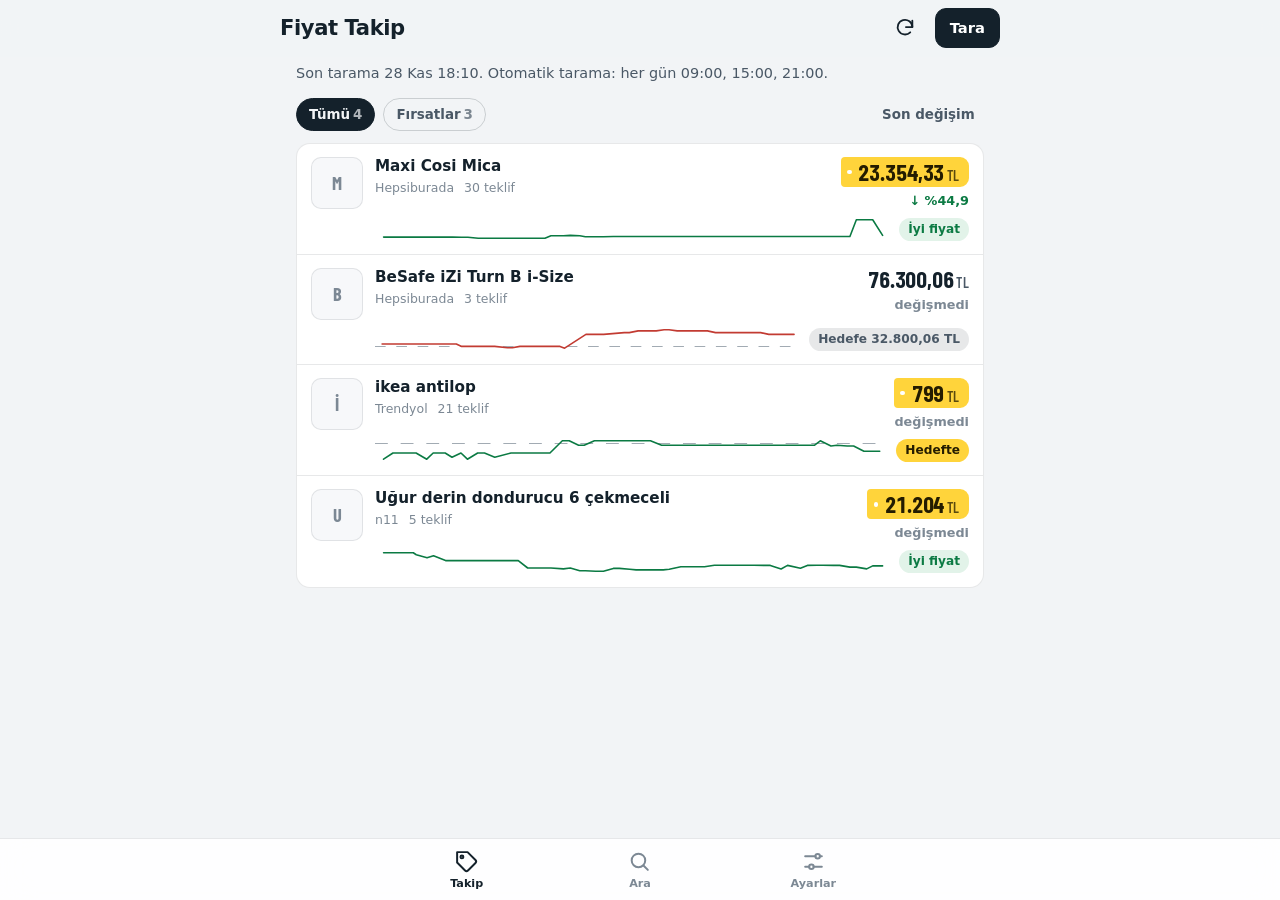
<file: docs/index.html>
<!DOCTYPE html>
<html lang="tr">
<head>
<meta charset="utf-8">
<meta name="viewport" content="width=device-width, initial-scale=1, viewport-fit=cover">
<title>Fiyat Takip</title>
<meta name="description" content="Türk pazaryerlerinde fiyat arama ve takip">
<meta name="ft-generated" content="1795878647">
<meta name="theme-color" content="#f2f4f6" media="(prefers-color-scheme: light)">
<meta name="theme-color" content="#0e1418" media="(prefers-color-scheme: dark)">
<link rel="manifest" href="manifest.webmanifest">
<meta name="mobile-web-app-capable" content="yes">
<meta name="apple-mobile-web-app-capable" content="yes">
<meta name="apple-mobile-web-app-status-bar-style" content="default">
<meta name="apple-mobile-web-app-title" content="Fiyat Takip">
<link rel="apple-touch-icon" href="icons/apple-touch-icon.png">
<link rel="icon" href="icons/icon-192.png" sizes="192x192" type="image/png">
<link rel="preconnect" href="https://fonts.googleapis.com">
<link rel="preconnect" href="https://fonts.gstatic.com" crossorigin>
<link rel="stylesheet" href="https://fonts.googleapis.com/css2?family=Barlow+Condensed:wght@500;600;700&display=swap">
<link rel="stylesheet" href="app.css?v=9c6729d3e1">
</head>
<body>
<div id="app" class="app" aria-live="polite">
  <noscript><p class="noscript">Bu uygulama JavaScript gerektirir.</p></noscript>
</div>
<script id="ft-data" type="application/json">{"version":2,"generated_at":1795878647,"repo":"kaan2635/fiyat-takip","schedule":"Her gün 09:00, 15:00, 21:00","settings":{"drop_alert_percent":5.0,"default_sites":["trendyol","hepsiburada","amazon","n11","pazarama","teknosa","mediamarkt"]},"sources":[{"id":"trendyol","label":"Trendyol","default":true},{"id":"hepsiburada","label":"Hepsiburada","default":true},{"id":"amazon","label":"Amazon","default":true},{"id":"n11","label":"n11","default":true},{"id":"pazarama","label":"Pazarama","default":true},{"id":"teknosa","label":"Teknosa","default":true},{"id":"mediamarkt","label":"MediaMarkt","default":true}],"products":[{"id":"besafe-izi-turn-b-i-size","name":"BeSafe iZi Turn B i-Size","kind":"search","query":"BeSafe iZi Turn B i-Size","url":"","enabled":true,"mode":"http","target":43500.0,"rules":{"sites":[],"exclude":[],"must_include":[],"min_price":20000.0,"max_price":null,"include_listings":[],"exclude_listings":[]},"added_at":"","status":"ok","note":"3 teklif | BeSafe Besafe Izi Turn B I-Size Oto Koltuğu 0-18 kg Anthracite Mesh","scanned_at":1795878614,"price":76300.06,"price_is_stale":false,"currency":"TRY","in_stock":true,"best":{"site":"hepsiburada.com","url":"https://www.hepsiburada.com/besafe-izi-turn-b-i-size-oto-koltugu-0-18-kg-anthracite-mesh-pm-HBC0000R3KMEB","title":"BeSafe Besafe Izi Turn B I-Size Oto Koltuğu 0-18 kg Anthracite Mesh","key":"hepsiburada:HBC0000R3KMEB"},"image":"https://productimages.hepsiburada.net/s/777/222-222/110003217545128.jpg","stats":{"current":76300.06,"previous":76300.06,"lowest":38647.58,"highest":88698.75,"lowest_at":1794351308,"change_percent":0.0,"points":164,"first_seen":1790109015,"is_lowest_ever":false},"deal":{"level":"high","position":0.752,"low":38647.58,"high":88698.75,"average":51945.97,"vs_average_percent":46.9,"window_days":90},"history":[[1790109015,43500.0],[1790109784,43500.0],[1790113809,43500.0],[1790114370,43500.0],[1790116793,43424.25],[1790154017,43424.25],[1790160956,43424.25],[1790180173,43424.25],[1790197907,43424.25],[1790248501,43424.25],[1790267914,43424.25],[1790284458,43424.25],[1790335218,43424.25],[1790354653,43424.25],[1790370681,43424.25],[1790420196,43424.25],[1790438171,43424.25],[1790455429,43424.25],[1790508831,43424.25],[1790526754,43424.25],[1790542808,43424.25],[1790600826,43424.25],[1790636398,43424.25],[1790684227,43424.25],[1790719088,43424.25],[1790769758,43424.25],[1790782348,43424.25],[1790782405,43424.25],[1790782451,43424.25],[1790782655,43424.25],[1790786706,43424.25],[1790805412,43424.25],[1790858130,43500.0],[1790893499,43500.0],[1790942424,43500.0],[1790972264,45999.0],[1790972611,45999.0],[1790978056,43500.0],[1791025997,43500.0],[1791042625,43500.0],[1791060049,43500.0],[1791114784,45999.0],[1791131565,43500.0],[1791147408,43500.0],[1791208167,43500.0],[1791244148,43500.0],[1791291231,43500.0],[1791325514,43500.0],[1791377275,43500.0],[1791413408,43500.0],[1791464205,43500.0],[1791500451,43500.0],[1791549769,43500.0],[1791565821,43500.0],[1791584508,43500.0],[1791633697,43500.0],[1791666924,43500.0],[1791720873,43500.0],[1791754524,45999.0],[1791815890,45999.0],[1791850452,45999.0],[1791898955,45999.0],[1791930137,45999.0],[1791976863,45999.0],[1791996135,45999.0],[1792012851,45999.0],[1792061924,45999.0],[1792076819,45999.0],[1792081638,45999.0],[1792098037,45999.0],[1792147917,45999.0],[1792167163,45999.0],[1792182940,45999.0],[1792232143,45999.0],[1792249571,45999.0],[1792264849,45999.0],[1792268068,45999.0],[1792319483,45999.0],[1792337381,45999.0],[1792354340,45999.0],[1792412524,45999.0],[1792447457,45999.0],[1792494105,45999.0],[1792513673,45999.0],[1792531199,45999.0],[1792581520,45999.0],[1792601101,45999.0],[1792617623,45999.0],[1792667846,45999.0],[1792687524,45999.0],[1792703783,45999.0],[1792753715,45999.0],[1792773371,45999.0],[1792789504,45999.0],[1792837542,45999.0],[1792855842,45999.0],[1792873322,45999.0],[1792925573,45999.0],[1792942837,45999.0],[1792960104,45999.0],[1793017429,42499.15],[1793053326,49999.0],[1793101384,49999.0],[1793122547,49999.0],[1793138023,49999.0],[1793189721,49999.0],[1793225822,49999.0],[1793276726,49999.0],[1793313007,49999.0],[1793362628,49999.0],[1793397542,49999.0],[1793447313,49999.0],[1793465723,49999.0],[1793480777,49999.0],[1793537247,49999.0],[1793569559,49999.0],[1793631401,49999.0],[1793666323,43424.25],[1793713467,43424.25],[1793746692,43424.25],[1793800392,43424.25],[1793834275,43424.25],[1793887715,43424.25],[1793973046,39999.0],[1794005198,39999.0],[1794054924,43424.25],[1794087072,43424.25],[1794142348,43424.25],[1794174350,43424.25],[1794237948,43424.25],[1794273314,43424.25],[1794320862,43424.25],[1794351308,38647.58],[1794494694,76300.06],[1794525369,76300.06],[1794578527,76300.06],[1794611938,76300.06],[1794749631,81068.75],[1794781996,81068.75],[1794841243,85837.5],[1794879634,85837.5],[1794929806,85837.5],[1794962339,85837.5],[1795014848,88698.75],[1795046241,88698.75],[1795101719,85837.57],[1795134061,85837.57],[1795186738,85837.57],[1795218263,85837.57],[1795270823,85837.57],[1795301448,85837.57],[1795356686,81068.82],[1795389535,81068.82],[1795455183,81068.82],[1795492335,81068.82],[1795539856,81068.82],[1795571853,81068.82],[1795625597,81068.82],[1795657137,81068.82],[1795710653,76300.06],[1795743131,76300.06],[1795796220,76300.06],[1795828337,76300.06],[1795878614,76300.06]],"offers":[{"site":"hepsiburada.com","title":"BeSafe Besafe Izi Turn B I-Size Oto Koltuğu 0-18 kg Anthracite Mesh","price":76300.06,"url":"https://www.hepsiburada.com/besafe-izi-turn-b-i-size-oto-koltugu-0-18-kg-anthracite-mesh-pm-HBC0000R3KMEB","image":"https://productimages.hepsiburada.net/s/777/222-222/110003217545128.jpg","key":"hepsiburada:HBC0000R3KMEB"},{"site":"hepsiburada.com","title":"BeSafe Besafe Izı Turn B I-Size Oto Koltuğu 0-18 kg Metalic Melange","price":76300.06,"url":"https://www.hepsiburada.com/besafe-izi-turn-b-i-size-oto-koltugu-0-18-kg-metalic-melange-pm-HBC0000R3L9R3","image":"https://productimages.hepsiburada.net/s/777/222-222/110003217584703.jpg","key":"hepsiburada:HBC0000R3L9R3"},{"site":"n11.com","title":"Besafe İzı Turn B I-size Oto Koltuğu 0-18 Kg Metalic Melange","price":82976.25,"url":"https://www.n11.com/urun/besafe-izi-turn-b-i-size-oto-koltugu-0-18-kg-metalic-melange-152652534","image":"https://n11scdn.akamaized.net/a1/640/12/58/83/32/IMG-3443796237776997911.jpg","key":"n11:152652534"}],"rejected":[],"warnings":[],"per_site":{"trendyol":{"ok":true,"found":7,"kept":0},"hepsiburada":{"ok":true,"found":2,"kept":2},"amazon":{"ok":true,"found":4,"kept":0},"n11":{"ok":true,"found":1,"kept":1},"pazarama":{"ok":true,"found":20,"kept":0},"teknosa":{"ok":true,"found":20,"kept":0},"mediamarkt":{"ok":true,"found":12,"kept":0}}},{"id":"maxi-cosi-mica","name":"Maxi Cosi Mica","kind":"search","query":"Maxi Cosi Mica","url":"","enabled":true,"mode":"http","target":null,"rules":{"sites":[],"exclude":[],"must_include":[],"min_price":null,"max_price":null,"include_listings":[],"exclude_listings":["n11:66354387"]},"added_at":"","status":"ok","note":"37 teklif | Maxi-Cosi MaxiCosi Mica 360 Pro İSize Dünyanın İlk Kızaklı, Araç Dışına Çıkabilen Adac'Lı İsofix'Li 360 Dönebilir Yatabilir 018 Kg Bebek Oto Koltuğu Authentic Grey","scanned_at":1795878624,"price":23354.33,"price_is_stale":false,"currency":"TRY","in_stock":true,"best":{"site":"hepsiburada.com","url":"https://www.hepsiburada.com/maxicosi-mica-360-pro-isize-dunyanin-ilk-kizakli-arac-disina-cikabilen-adac-li-isofix-li-360-donebilir-yatabilir-018-kg-bebek-oto-koltugu-authentic-grey-p-HBCV00005TB8SC","title":"Maxi-Cosi MaxiCosi Mica 360 Pro İSize Dünyanın İlk Kızaklı, Araç Dışına Çıkabilen Adac'Lı İsofix'Li 360 Dönebilir Yatabilir 018 Kg Bebek Oto Koltuğu Authentic Grey","key":"hepsiburada:HBCV00005TB8SC"},"image":"https://productimages.hepsiburada.net/s/777/222-222/110001209427685.jpg","stats":{"current":23354.33,"previous":42353.8,"lowest":19999.0,"highest":50302.98,"lowest_at":1793800398,"change_percent":-44.86,"points":133,"first_seen":1790972634,"is_lowest_ever":false},"deal":{"level":"good","position":0.111,"low":19999.0,"high":50302.98,"average":24513.48,"vs_average_percent":-4.7,"window_days":90},"history":[[1790972634,27679.2],[1790978061,27679.2],[1791026004,27679.2],[1791042630,27679.2],[1791060054,27679.2],[1791114803,27679.2],[1791131572,27679.2],[1791147413,27679.2],[1791208172,27679.2],[1791244153,27679.2],[1791291236,27679.2],[1791325519,27679.2],[1791377280,27679.2],[1791413412,27679.2],[1791464209,27679.2],[1791500457,27679.2],[1791549775,27679.2],[1791565825,27679.2],[1791584512,27679.2],[1791633701,27679.2],[1791666930,27679.2],[1791720878,27679.2],[1791754530,27679.2],[1791815894,25949.25],[1791850458,25949.25],[1791898960,25949.25],[1791930142,25949.25],[1791976868,25949.25],[1791996140,25949.25],[1792012856,25949.25],[1792061930,25949.25],[1792076832,24719.0],[1792079078,24719.0],[1792081645,24719.0],[1792098042,24719.0],[1792147924,24719.0],[1792167170,24719.0],[1792182947,24719.0],[1792232152,24719.0],[1792249578,24719.0],[1792268075,24719.0],[1792319494,24719.0],[1792337388,24719.0],[1792354347,24719.0],[1792412531,24719.0],[1792447468,24719.0],[1792494116,24719.0],[1792513685,24719.0],[1792531206,24719.0],[1792581527,24719.0],[1792601112,24719.0],[1792617634,24719.0],[1792667858,24719.0],[1792687532,24719.0],[1792703790,24899.0],[1792753721,24899.0],[1792773383,24899.0],[1792789513,25499.0],[1792837554,25499.0],[1792855848,27679.2],[1792873329,27679.2],[1792925581,27679.2],[1792942848,27679.2],[1792960111,50302.98],[1793006216,22990.0],[1793017434,22990.0],[1793053333,22990.0],[1793101391,22990.0],[1793122554,21243.0],[1793138033,21243.0],[1793189727,21243.0],[1793225829,21243.0],[1793276733,21243.0],[1793313014,21243.0],[1793362635,21243.0],[1793397549,21243.0],[1793447322,21243.0],[1793465730,21243.0],[1793480783,21300.0],[1793537259,21300.0],[1793569566,21243.0],[1793631407,21243.0],[1793666334,21243.0],[1793713474,21150.0],[1793746699,21150.0],[1793800398,19999.0],[1793834282,19999.0],[1793887721,19999.0],[1793973053,19999.0],[1794005205,19999.0],[1794054934,19999.0],[1794087080,19999.0],[1794142355,19999.0],[1794174358,22990.0],[1794237955,22990.0],[1794273324,23354.33],[1794320870,22985.0],[1794351319,21835.75],[1794404489,21797.37],[1794442139,21797.37],[1794494705,22056.87],[1794525376,22056.87],[1794578539,22056.87],[1794611944,22056.87],[1794661502,22056.87],[1794693737,22056.87],[1794749639,22056.87],[1794782003,22056.87],[1794841250,22056.87],[1794879641,22056.87],[1794929813,22056.87],[1794962349,22056.87],[1795014854,22056.87],[1795046248,22056.87],[1795101726,22056.87],[1795134068,22056.87],[1795186745,22056.87],[1795218273,22056.87],[1795270835,22056.87],[1795301454,22056.87],[1795356693,22056.87],[1795389542,22056.87],[1795455194,22056.87],[1795492347,22056.87],[1795539862,22056.87],[1795571860,22056.87],[1795625604,22056.87],[1795657144,22056.87],[1795710660,22056.87],[1795743140,42353.8],[1795796231,42353.8],[1795828344,42353.8],[1795878624,23354.33]],"offers":[{"site":"hepsiburada.com","title":"Maxi-Cosi MaxiCosi Mica 360 Pro İSize Dünyanın İlk Kızaklı, Araç Dışına Çıkabilen Adac'Lı İsofix'Li 360 Dönebilir Yatabilir 018 Kg Bebek Oto Koltuğu Authentic Grey","price":23354.33,"url":"https://www.hepsiburada.com/maxicosi-mica-360-pro-isize-dunyanin-ilk-kizakli-arac-disina-cikabilen-adac-li-isofix-li-360-donebilir-yatabilir-018-kg-bebek-oto-koltugu-authentic-grey-p-HBCV00005TB8SC","image":"https://productimages.hepsiburada.net/s/777/222-222/110001209427685.jpg","key":"hepsiburada:HBCV00005TB8SC"},{"site":"hepsiburada.com","title":"Maxi-Cosi Mica 360 Pro 0-18 kg Black - Bebeconfort Gaiafix 15-36 kg Stitch Oto Koltuğu Paketi","price":24990.0,"url":"https://www.hepsiburada.com/maxi-cosi-mica-360-pro-0-18-kg-black-bebeconfort-gaiafix-15-36-kg-stitch-oto-koltugu-paketi-p-HBCV0000NWTF30","image":"https://productimages.hepsiburada.net/s/777/222-222/110002853599596.jpg","key":"hepsiburada:HBCV0000NWTF30"},{"site":"n11.com","title":"Maxi-cosi Mica 360 Pro 0-18 Kg Black - Bebeconfort Gaiafix 15-36 Kg Black Oto Koltuğu Paketi","price":24990.0,"url":"https://www.n11.com/urun/maxi-cosi-mica-360-pro-0-18-kg-black-bebeconfort-gaiafix-15-36-kg-black-oto-koltugu-paketi-147311136","image":"https://n11scdn.akamaized.net/a1/640/01/70/00/05/IMG-4155625863192711511.jpg","key":"n11:147311136"},{"site":"n11.com","title":"Maxi-cosi Mica 360 Pro 0-18 Kg Black - Bebeconfort Gaiafix 15-36 Kg Spiderman Oto Koltuğu Paketi","price":24990.0,"url":"https://www.n11.com/urun/maxi-cosi-mica-360-pro-0-18-kg-black-bebeconfort-gaiafix-15-36-kg-spiderman-oto-koltugu-paketi-147098066","image":"https://n11scdn.akamaized.net/a1/640/07/63/90/11/IMG-1300440284128013128.jpg","key":"n11:147098066"},{"site":"n11.com","title":"Maxi-cosi Mica 360 Pro 0-18 Kg Grap - Bebeconfort Gaiafix 15-36 Kg Grap Oto Koltuğu Paketi","price":24990.0,"url":"https://www.n11.com/urun/maxi-cosi-mica-360-pro-0-18-kg-grap-bebeconfort-gaiafix-15-36-kg-grap-oto-koltugu-paketi-147313415","image":"https://n11scdn.akamaized.net/a1/640/01/98/88/83/IMG-6582041067418695350.jpg","key":"n11:147313415"},{"site":"n11.com","title":"Maxi-cosi Mica 360 Pro 0-18 Kg Black - Bebeconfort Gaiafix 15-36 Kg Stitch Oto Koltuğu Paketi","price":24990.0,"url":"https://www.n11.com/urun/maxi-cosi-mica-360-pro-0-18-kg-black-bebeconfort-gaiafix-15-36-kg-stitch-oto-koltugu-paketi-147088152","image":"https://n11scdn.akamaized.net/a1/640/15/91/60/80/IMG-3188672110038052537.jpg","key":"n11:147088152"},{"site":"pazarama.com","title":"Maxi-Cosi Mica 360 Pro 0-18 kg Grap - Bebeconfort GaiaFix 15-36 kg Grap Oto Koltuğu Paketi","price":24990.0,"url":"https://www.pazarama.com/maxi-cosi-mica-360-pro-bebeconfort-gaiafix-oto-koltugu-gri-8685338915213-p-8685338915213","image":"https://img.pzrmcdn.com/mnresize/452/448/asset/8685338915213/images/maxicosimica360pro018kggrapbebeconfortgaiafix1536kggrapotokoltuupaketi-1dd918815-ae67-412b-b002-93dea572df3b.jpg","key":"pazarama:8685338915213"},{"site":"trendyol.com","title":"MAXİ-COSİ Maxi-cosi Mica 360 Pro I-size Slidetech Kızaklı Isofix'li Dönebilir Yatabilir 0-18 Kg Oto Koltuğu","price":27679.2,"url":"https://www.trendyol.com/maxi-cosi/maxi-cosi-mica-360-pro-i-size-slidetech-kizakli-isofix-li-donebilir-yatabilir-0-18-kg-oto-koltugu-p-808307874?boutiqueId=61&merchantId=109213","image":"https://cdn.dsmcdn.com/mnresize/400/-/ty1731/prod/QC_ENRICHMENT/20250821/12/04c29eb3-c668-30f8-858b-161b4da6c957/1_org_zoom.jpg","key":"trendyol:808307874"},{"site":"trendyol.com","title":"MAXİ-COSİ Mica Slide Pro i-Size 27 cm Araç Dışına Çıkabilen 360 Dönebilir 0-18 kg Bebek Oto Koltuğu Authentic Black","price":30399.2,"url":"https://www.trendyol.com/maxi-cosi/mica-slide-pro-i-size-27-cm-arac-disina-cikabilen-360-donebilir-0-18-kg-bebek-oto-koltugu-authentic-black-p-1216616536?boutiqueId=61&merchantId=109213","image":"https://cdn.dsmcdn.com/mnresize/400/-/ty1979/prod/QC_PREP/20261015/16/e4829c6c-f622-34fb-9c8e-f387e09ae0a9/1_org_zoom.jpg","key":"trendyol:1216616536"},{"site":"trendyol.com","title":"MAXİ-COSİ Mica Slide Pro i-Size 27 cm Araç Dışına Çıkabilen 360 Dönebilir 0-18 kg Bebek Oto Koltuğu Authentic Truffle","price":30399.2,"url":"https://www.trendyol.com/maxi-cosi/mica-slide-pro-i-size-27-cm-arac-disina-cikabilen-360-donebilir-0-18-kg-bebek-oto-koltugu-authentic-truffle-p-1216597640?boutiqueId=61&merchantId=109213","image":"https://cdn.dsmcdn.com/mnresize/400/-/ty1977/prod/QC_PREP/20261015/16/027b09a5-cccb-3ec3-a817-16ecb1b90efe/1_org_zoom.jpg","key":"trendyol:1216597640"},{"site":"trendyol.com","title":"MAXİ-COSİ Mica Slide Pro i-Size 27 cm Araç Dışına Çıkabilen 360 Dönebilir 0-18 kg Bebek Oto Koltuğu Authentic Green","price":30399.2,"url":"https://www.trendyol.com/maxi-cosi/mica-slide-pro-i-size-27-cm-arac-disina-cikabilen-360-donebilir-0-18-kg-bebek-oto-koltugu-authentic-green-p-1216622965?boutiqueId=61&merchantId=109213","image":"https://cdn.dsmcdn.com/mnresize/400/-/ty1979/prod/QC_PREP/20261015/16/38c247c3-4e02-320d-bfbc-06fb854afcb8/1_org_zoom.jpg","key":"trendyol:1216622965"},{"site":"hepsiburada.com","title":"Maxi-Cosi Mica Slide Pro i-Size 27 cm Araç Dışına Çıkabilen 360 Dönebilir 0-18 kg Bebek Oto Koltuğu Authentic Truffle","price":30399.2,"url":"https://www.hepsiburada.com/maxi-cosi-mica-slide-pro-i-size-27-cm-arac-disina-cikabilen-360-donebilir-0-18-kg-bebek-oto-koltugu-authentic-truffle-p-HBCV0000MVDKY5","image":"https://productimages.hepsiburada.net/s/777/222-222/110002708658078.jpg","key":"hepsiburada:HBCV0000MVDKY5"},{"site":"n11.com","title":"Maxi-cosi Mica Slide Pro İ-size Dünyanın İlk Kızaklı, Araç Dışına Çıkabilen İsofix'li 360 Dönebilir Yatabilir 0-18 Kg Bebek Oto Koltuğu Authentic Black","price":30399.2,"url":"https://www.n11.com/urun/maxi-cosi-mica-slide-pro-i-size-dunyanin-ilk-kizakli-arac-disina-cikabilen-isofixli-360-donebilir-yatabilir-0-18-kg-bebek-oto-koltugu-authentic-black-144578601","image":"https://n11scdn.akamaized.net/a1/640/01/38/89/99/IMG-2550675669460407814.jpg","key":"n11:144578601"},{"site":"n11.com","title":"Maxi-cosi Mica Slide Pro İ-size Dünyanın İlk Kızaklı, Araç Dışına Çıkabilen İsofix'li 360 Dönebilir Yatabilir 0-18 Kg Bebek Oto Koltuğu Authentic Truffle","price":30399.2,"url":"https://www.n11.com/urun/maxi-cosi-mica-slide-pro-i-size-dunyanin-ilk-kizakli-arac-disina-cikabilen-isofixli-360-donebilir-yatabilir-0-18-kg-bebek-oto-koltugu-authentic-truffle-144576412","image":"https://n11scdn.akamaized.net/a1/640/01/39/89/10/IMG-7601441892169188614.jpg","key":"n11:144576412"},{"site":"n11.com","title":"Maxi-cosi Mica Slide Pro İ-size Dünyanın İlk Kızaklı, Araç Dışına Çıkabilen İsofix'li 360 Dönebilir Yatabilir 0-18 Kg Bebek Oto Koltuğu Authentic Green","price":30399.2,"url":"https://www.n11.com/urun/maxi-cosi-mica-slide-pro-i-size-dunyanin-ilk-kizakli-arac-disina-cikabilen-isofixli-360-donebilir-yatabilir-0-18-kg-bebek-oto-koltugu-authentic-green-144585356","image":"https://n11scdn.akamaized.net/a1/640/05/10/52/29/IMG-2286287813444797147.jpg","key":"n11:144585356"},{"site":"pazarama.com","title":"Maxi-Cosi Mica 360 Pro I-Size SlideTech Kızaklı İsofix'li Dönebilir Yatabilir 0-18 Kg Bebek Oto Koltuğu Authentic Graphite","price":32869.05,"url":"https://www.pazarama.com/maxi-cosi-mica-360-pro-i-size-slidetech-kizakli-isofixli-donebilir-yatabilir-0-18-kg-bebek-oto-koltugu-authentic-graphite-p-8712930187189","image":"https://img.pzrmcdn.com/mnresize/452/448/asset/8712930187189/images/maxicosimica360proisizeslidetechkzaklsofixlidnebiliryatabilir018kgbebekotokoltuuauthenticgraphite-1.jpg","key":"pazarama:8712930187189"},{"site":"pazarama.com","title":"Maxi-Cosi Mica Slide Pro i-Size Dünyanın İlk Kızaklı, Araç Dışına Çıkabilen İsofix'li 360 Dönebilir Yatabilir 0-18 kg Bebek Oto Koltuğu Authentic Black","price":36099.05,"url":"https://www.pazarama.com/maxi-cosi-mica-slide-pro-oto-koltugu-siyah-0-18kg-isofix-8720291001679-p-8720291001679","image":"https://img.pzrmcdn.com/mnresize/452/448/asset/8720291001679/images/maxicosimicaslideproisizednyannlkkzaklaradnakabilensofixli360dnebiliryatabilir018kgbebekotokoltuuauthenticblack-195dce4e3-1f59-42a7-b98d-369371661d3c.png","key":"pazarama:8720291001679"},{"site":"pazarama.com","title":"Maxi-Cosi Mica Slide Pro i-Size Dünyanın İlk Kızaklı, Araç Dışına Çıkabilen İsofix'li 360 Dönebilir Yatabilir 0-18 kg Bebek Oto Koltuğu Authentic Truffle","price":36099.05,"url":"https://www.pazarama.com/maxi-cosi-mica-slide-pro-oto-koltugu-bej-0-18kg-isofix-8720291001686-p-8720291001686","image":"https://img.pzrmcdn.com/mnresize/452/448/asset/8720291001686/images/maxicosimicaslideproisizednyannlkkzaklaradnakabilensofixli360dnebiliryatabilir018kgbebekotokoltuuauthentictruffle-153e7730b-1aba-40d8-b244-0c557f5d392d.png","key":"pazarama:8720291001686"},{"site":"pazarama.com","title":"Maxi-Cosi Mica Slide Pro i-Size Dünyanın İlk Kızaklı, Araç Dışına Çıkabilen İsofix'li 360 Dönebilir Yatabilir 0-18 kg Bebek Oto Koltuğu Authentic Green","price":36099.05,"url":"https://www.pazarama.com/maxi-cosi-mica-slide-pro-oto-koltugu-yesil-0-18kg-isofix-8720291001709-p-8720291001709","image":"https://img.pzrmcdn.com/mnresize/452/448/asset/8720291001709/images/maxicosimicaslideproisizednyannlkkzaklaradnakabilensofixli360dnebiliryatabilir018kgbebekotokoltuuauthenticgreen-1e55b94b2-a50a-4668-820e-3a7729694c6c.png","key":"pazarama:8720291001709"},{"site":"hepsiburada.com","title":"Die Grup Tr Maxi-Cosi Mica 360 Pro I-Size Slidetech Kızaklı Isofix'li Dönebilir Yatabilir 0-18 kg Bebek Oto Koltuğu Authentic","price":38733.99,"url":"https://www.hepsiburada.com/tr-maxi-cosi-mica-360-pro-i-size-slidetech-kizakli-isofix-li-donebilir-yatabilir-0-18-kg-bebek-oto-koltugu-authentic-pm-HBC0000SBIA75","image":"https://productimages.hepsiburada.net/s/777/222-222/110003318399194.jpg","key":"hepsiburada:HBC0000SBIA75"},{"site":"hepsiburada.com","title":"Die Grup Tr Maxi-Cosi Mica Slide Pro, 360° Oto Koltuğu 0-4 Yaş, Authentic Black","price":39424.59,"url":"https://www.hepsiburada.com/tr-maxi-cosi-mica-slide-pro-360-oto-koltugu-0-4-yas-authentic-black-pm-HBC0000SBJAHY","image":"https://productimages.hepsiburada.net/s/777/222-222/110003318454765.jpg","key":"hepsiburada:HBC0000SBJAHY"},{"site":"hepsiburada.com","title":"Die Grup Tr Maxi-Cosi Mica Slide Pro, 360° Oto Koltuğu 0-4 Yaş, Authentic Green","price":39424.59,"url":"https://www.hepsiburada.com/tr-maxi-cosi-mica-slide-pro-360-oto-koltugu-0-4-yas-authentic-green-pm-HBC0000SBO0MH","image":"https://productimages.hepsiburada.net/s/777/222-222/110003318726337.jpg","key":"hepsiburada:HBC0000SBO0MH"},{"site":"hepsiburada.com","title":"Die Grup Tr Maxi-Cosi Mica Slide Pro, 360° Dönebilen Oto Koltuğu, 0-4 Yaş, Authentic Truffle","price":39424.59,"url":"https://www.hepsiburada.com/tr-maxi-cosi-mica-slide-pro-360-donebilen-oto-koltugu-0-4-yas-authentic-truffle-pm-HBC0000SBGQ0V","image":"https://productimages.hepsiburada.net/s/777/222-222/110003318325639.jpg","key":"hepsiburada:HBC0000SBGQ0V"},{"site":"n11.com","title":"Abc Design Tr Maxi-cosi Mica 360 Pro I-size Slidetech Kızaklı İsofix'li Dönebilir Yatabilir 0-18 Kg Bebek Oto Koltuğu Authentic","price":43347.78,"url":"https://www.n11.com/urun/tr-maxi-cosi-mica-360-pro-i-size-slidetech-kizakli-isofixli-donebilir-yatabilir-0-18-kg-bebek-oto-koltugu-authentic-155318675","image":"https://n11scdn.akamaized.net/a1/640/04/11/25/64/IMG-6428027551309187108.jpg","key":"n11:155318675"},{"site":"n11.com","title":"Abc Design Tr Maxi-cosi Mica Slide Pro, 360 Oto Koltuğu 0-4 Yaş, Authentic Black","price":44049.84,"url":"https://www.n11.com/urun/tr-maxi-cosi-mica-slide-pro-360-oto-koltugu-0-4-yas-authentic-black-155317102","image":"https://n11scdn.akamaized.net/a1/640/14/58/64/47/IMG-2696703440650240407.jpg","key":"n11:155317102"},{"site":"n11.com","title":"Abc Design Tr Maxi-cosi Mica Slide Pro, 360 Oto Koltuğu 0-4 Yaş, Authentic Green","price":44049.84,"url":"https://www.n11.com/urun/tr-maxi-cosi-mica-slide-pro-360-oto-koltugu-0-4-yas-authentic-green-155318924","image":"https://n11scdn.akamaized.net/a1/640/04/59/61/78/IMG-1216505215501459773.jpg","key":"n11:155318924"},{"site":"n11.com","title":"Abc Design Tr Maxi-cosi Mica Slide Pro, 360 Dönebilen Oto Koltuğu, 0-4 Yaş, Authentic Truffle","price":44049.84,"url":"https://www.n11.com/urun/tr-maxi-cosi-mica-slide-pro-360-donebilen-oto-koltugu-0-4-yas-authentic-truffle-155318376","image":"https://n11scdn.akamaized.net/a1/640/02/36/17/21/IMG-5797480131099841072.jpg","key":"n11:155318376"},{"site":"hepsiburada.com","title":"Rafta Tr Maxi-Cosi Mica Slide Pro, 360° Oto Koltuğu 0-4 Yaş, Authentic Green","price":45534.22,"url":"https://www.hepsiburada.com/tr-maxi-cosi-mica-slide-pro-360-oto-koltugu-0-4-yas-authentic-green-pm-HBC0000S7WTRE","image":"https://productimages.hepsiburada.net/s/777/222-222/110003312372974.jpg","key":"hepsiburada:HBC0000S7WTRE"},{"site":"hepsiburada.com","title":"Rafta Tr Maxi-Cosi Mica Slide Pro, 360° Dönebilen Oto Koltuğu, 0-4 Yaş, Authentic Truffle","price":45534.22,"url":"https://www.hepsiburada.com/tr-maxi-cosi-mica-slide-pro-360-donebilen-oto-koltugu-0-4-yas-authentic-truffle-pm-HBC0000S7WTUV","image":"https://productimages.hepsiburada.net/s/777/222-222/110003312373537.jpg","key":"hepsiburada:HBC0000S7WTUV"},{"site":"hepsiburada.com","title":"Rafta Tr Maxi-Cosi Mica Slide Pro, 360° Oto Koltuğu 0-4 Yaş, Authentic Black","price":45534.22,"url":"https://www.hepsiburada.com/tr-maxi-cosi-mica-slide-pro-360-oto-koltugu-0-4-yas-authentic-black-pm-HBC0000S7WTCV","image":"https://productimages.hepsiburada.net/s/777/222-222/110003312373042.jpg","key":"hepsiburada:HBC0000S7WTCV"}],"rejected":[{"site":"n11.com","title":"Maxi Cosi MaxiCosi Mica 360 Pro İSize Dünyanın İlk Kızaklı, Araç Dışına Çıkabilen İsofix'Li 360 Dönebilir Yatabilir 018 Kg Bebek Oto Koltuğu Authentic Graphite","price":27679.2,"url":"https://www.n11.com/urun/maxicosi-mica-360-pro-isize-dunyanin-ilk-kizakli-arac-disina-cikabilen-isofixli-360-donebilir-yatabilir-018-kg-bebek-oto-koltugu-authentic-graphite-66354387","currency":"TRY","image":"https://n11scdn.akamaized.net/a1/640/02/11/64/32/IMG-7164332642042844711.jpg","key":"n11:66354387","code":"user","reason":"bu ilani 'bu urun degil' diye isaretledin","near":true},{"site":"trendyol.com","title":"MAXİ-COSİ Ortopedik Yaylı Yatak Tek Kişilik Yatak Çift Kişilik Yatak Ve Bebek Yatakları","price":1362.52,"url":"https://www.trendyol.com/maxi-cosi/ortopedik-yayli-yatak-tek-kisilik-yatak-cift-kisilik-yatak-ve-bebek-yataklari-p-653429481?boutiqueId=61&merchantId=108851","currency":"TRY","image":"https://cdn.dsmcdn.com/mnresize/400/-/ty738/product/media/images/20230221/16/285800335/863929201/1/1_org_zoom.jpg","key":"trendyol:653429481","code":"tokens","reason":"baslik sorguyla ortusmuyor (2/3, eksik: mica)","near":true},{"site":"trendyol.com","title":"MAXİ-COSİ Oyun Parkı Yatağı Beşik Bebek Yatağı Çocuk Yatağı Oyun Alanı Yatağı Park Beşik Yatağı","price":1411.1,"url":"https://www.trendyol.com/maxi-cosi/oyun-parki-yatagi-besik-bebek-yatagi-cocuk-yatagi-oyun-alani-yatagi-park-besik-yatagi-p-1218084709?boutiqueId=61&merchantId=108851","currency":"TRY","image":"https://cdn.dsmcdn.com/mnresize/400/-/ty1981/prod/QC_PREP/20261017/11/f1cc0b60-d5d5-373e-ad37-9d693bf70714/1_org_zoom.jpg","key":"trendyol:1218084709","code":"tokens","reason":"baslik sorguyla ortusmuyor (2/3, eksik: mica)","near":true},{"site":"trendyol.com","title":"MAXİ-COSİ Şeffaf Bebek Arabası Yağmurluğu (Leona2, Soho, Lara2 ile uyumludur)","price":3352.0,"url":"https://www.trendyol.com/maxi-cosi/seffaf-bebek-arabasi-yagmurlugu-leona2-soho-lara2-ile-uyumludur-p-970448245?boutiqueId=61&merchantId=109213","currency":"TRY","image":"https://cdn.dsmcdn.com/mnresize/400/-/ty1722/prod/QC_PREP/20250812/12/dcdba14b-f7d9-3617-b3e9-1c1e303180f0/1_org_zoom.jpg","key":"trendyol:970448245","code":"tokens","reason":"baslik sorguyla ortusmuyor (2/3, eksik: mica)","near":true},{"site":"trendyol.com","title":"MAXİ-COSİ Maxi-Cosi Polar Astarlı Konforlu Ayak Örtüsü Twillic Truffle","price":6152.0,"url":"https://www.trendyol.com/maxi-cosi/maxi-cosi-polar-astarli-konforlu-ayak-ortusu-twillic-truffle-p-922370106?boutiqueId=61&merchantId=109213","currency":"TRY","image":"https://cdn.dsmcdn.com/mnresize/400/-/ty1653/prod/QC/20250325/12/598ec0ee-76bc-320a-967d-9c40a4393e05/1_org_zoom.jpg","key":"trendyol:922370106","code":"tokens","reason":"baslik sorguyla ortusmuyor (2/3, eksik: mica)","near":true},{"site":"trendyol.com","title":"MAXİ-COSİ Maxi-Cosi Polar Astarlı Konforlu Ayak Örtüsü Twillic Graphite","price":6152.0,"url":"https://www.trendyol.com/maxi-cosi/maxi-cosi-polar-astarli-konforlu-ayak-ortusu-twillic-graphite-p-870824136?boutiqueId=61&merchantId=109213","currency":"TRY","image":"https://cdn.dsmcdn.com/mnresize/400/-/ty1595/prod/QC/20241030/14/efd503d8-351b-3a06-955f-18904662a3d1/1_org_zoom.jpg","key":"trendyol:870824136","code":"tokens","reason":"baslik sorguyla ortusmuyor (2/3, eksik: mica)","near":true},{"site":"trendyol.com","title":"MAXİ-COSİ Maxi-cosi Lara2 Ultra Kompakt Otomatik Katlanan Kabin Boy Seyahat Sistem Olabilen Bebek Arabası Esse","price":11555.28,"url":"https://www.trendyol.com/maxi-cosi/maxi-cosi-lara2-ultra-kompakt-otomatik-katlanan-kabin-boy-seyahat-sistem-olabilen-bebek-arabasi-esse-p-292890141?boutiqueId=61&merchantId=392","currency":"TRY","image":"https://cdn.dsmcdn.com/mnresize/400/-/ty1661/prod/QC/20250409/17/8ef889d0-8539-34c0-b740-58f1bb3f872c/1_org_zoom.jpg","key":"trendyol:292890141","code":"tokens","reason":"baslik sorguyla ortusmuyor (2/3, eksik: mica)","near":true},{"site":"trendyol.com","title":"MAXİ-COSİ Dove Pro Cloudsoft Titreşimli Sezgisel Sallanan Ikonik Tasarım Ev Tipi Ana Kucağı Elegance Beige","price":12692.0,"url":"https://www.trendyol.com/maxi-cosi/dove-pro-cloudsoft-titresimli-sezgisel-sallanan-ikonik-tasarim-ev-tipi-ana-kucagi-elegance-beige-p-929719048?boutiqueId=61&merchantId=109213","currency":"TRY","image":"https://cdn.dsmcdn.com/mnresize/400/-/ty1669/prod/QC/20250424/17/3023a1b5-4fc7-3895-9b0e-7f2da9d43456/1_org_zoom.jpg","key":"trendyol:929719048","code":"tokens","reason":"baslik sorguyla ortusmuyor (2/3, eksik: mica)","near":true},{"site":"trendyol.com","title":"MAXİ-COSİ Lara2 Ultra Kompakt Otomatik Katlanan Kabin Boy Bebek Arabası Essential Graphite","price":12799.2,"url":"https://www.trendyol.com/maxi-cosi/lara2-ultra-kompakt-otomatik-katlanan-kabin-boy-bebek-arabasi-essential-graphite-p-299365998?boutiqueId=61&merchantId=109213","currency":"TRY","image":"https://cdn.dsmcdn.com/mnresize/400/-/ty1643/prod/QC/20250225/14/ceee0b20-1730-3e65-8a34-752f3fc52494/1_org_zoom.jpg","key":"trendyol:299365998","code":"tokens","reason":"baslik sorguyla ortusmuyor (2/3, eksik: mica)","near":true},{"site":"trendyol.com","title":"MAXİ-COSİ Maxi-cosi Eva Otomatik Katlanan Kompakt Bebek Arabası Essesntial Black Champagne","price":13769.7,"url":"https://www.trendyol.com/maxi-cosi/maxi-cosi-eva-otomatik-katlanan-kompakt-bebek-arabasi-essesntial-black-champagne-p-841530158?boutiqueId=61&merchantId=392","currency":"TRY","image":"https://cdn.dsmcdn.com/mnresize/400/-/ty1587/prod/QC/20241018/14/fd6c1cd1-340e-3870-a6e8-f4b125d0e1d1/1_org_zoom.jpg","key":"trendyol:841530158","code":"tokens","reason":"baslik sorguyla ortusmuyor (2/3, eksik: mica)","near":true},{"site":"trendyol.com","title":"MAXİ-COSİ Kore Pro Işık Sensörlü Adac'lı Isofixli I-size 15-36 Kg Çocuk Oto Koltuğu Authentic Grey","price":14505.6,"url":"https://www.trendyol.com/maxi-cosi/kore-pro-isik-sensorlu-adac-li-isofixli-i-size-15-36-kg-cocuk-oto-koltugu-authentic-grey-p-286445554?boutiqueId=61&merchantId=109213","currency":"TRY","image":"https://cdn.dsmcdn.com/mnresize/400/-/ty1154/product/media/images/prod/SPM/PIM/20240131/15/9e51b126-5edf-3c31-bf78-62a254ec2f82/1_org_zoom.jpg","key":"trendyol:286445554","code":"tokens","reason":"baslik sorguyla ortusmuyor (2/3, eksik: mica)","near":true},{"site":"trendyol.com","title":"MAXİ-COSİ Kore Pro Işık Sensörlü Adac'lı Isofixli I-size 15-36 Kg Çocuk Oto Koltuğu Authentic Graphite","price":14505.6,"url":"https://www.trendyol.com/maxi-cosi/kore-pro-isik-sensorlu-adac-li-isofixli-i-size-15-36-kg-cocuk-oto-koltugu-authentic-graphite-p-284664833?boutiqueId=61&merchantId=109213","currency":"TRY","image":"https://cdn.dsmcdn.com/mnresize/400/-/ty1742/prod/QC_ENRICHMENT/20250902/17/8e95c33b-0ef4-355f-9c75-ac43b675face/1_org_zoom.jpg","key":"trendyol:284664833","code":"tokens","reason":"baslik sorguyla ortusmuyor (2/3, eksik: mica)","near":true},{"site":"trendyol.com","title":"MAXİ-COSİ Maxi-Cosi Nomad XL Plus Katlanabilir İsofix'li 9-36 Kg Oto Koltuğu Authentic Black","price":14932.0,"url":"https://www.trendyol.com/maxi-cosi/maxi-cosi-nomad-xl-plus-katlanabilir-isofix-li-9-36-kg-oto-koltugu-authentic-black-p-955391789?boutiqueId=61&merchantId=109213","currency":"TRY","image":"https://cdn.dsmcdn.com/mnresize/400/-/ty1709/prod/QC_PREP/20250711/11/ad90bba6-4ce8-33fb-8ced-4bfad4d6dff5/1_org_zoom.jpg","key":"trendyol:955391789","code":"tokens","reason":"baslik sorguyla ortusmuyor (2/3, eksik: mica)","near":true},{"site":"trendyol.com","title":"MAXİ-COSİ Maxi-Cosi Sense Yatış Pozisyonu Ayarlanabilir Ekstra Geniş 0-9 kg Portbebe Twillic Truffle","price":15119.2,"url":"https://www.trendyol.com/maxi-cosi/maxi-cosi-sense-yatis-pozisyonu-ayarlanabilir-ekstra-genis-0-9-kg-portbebe-twillic-truffle-p-926166293?boutiqueId=61&merchantId=109213","currency":"TRY","image":"https://cdn.dsmcdn.com/mnresize/400/-/ty1761/prod/QC_ENRICHMENT/20250923/11/bc888e1e-e7a1-36f2-8c5a-541f6b2b90b3/1_org_zoom.jpg","key":"trendyol:926166293","code":"tokens","reason":"baslik sorguyla ortusmuyor (2/3, eksik: mica)","near":true},{"site":"trendyol.com","title":"MAXİ-COSİ Coral SlidePro Tam Yatabilen Modüler 0-13 Kg Ana Kucağı ve Oto Koltuğu Sapphire Sand","price":18399.2,"url":"https://www.trendyol.com/maxi-cosi/coral-slidepro-tam-yatabilen-moduler-0-13-kg-ana-kucagi-ve-oto-koltugu-sapphire-sand-p-1152359033?boutiqueId=61&merchantId=109213","currency":"TRY","image":"https://cdn.dsmcdn.com/mnresize/400/-/ty1942/prod/QC_PREP/20260603/13/338b6a8b-baee-3a2d-80c1-55547d9308a5/1_org_zoom.jpg","key":"trendyol:1152359033","code":"tokens","reason":"baslik sorguyla ortusmuyor (2/3, eksik: mica)","near":true},{"site":"trendyol.com","title":"MAXİ-COSİ Maxi-cosi Spinel 360 S I-size Dönebilen Yatabilen Isofix'li 0-36 Kg Oto koltuğu Authentic Black","price":20366.73,"url":"https://www.trendyol.com/maxi-cosi/maxi-cosi-spinel-360-s-i-size-donebilen-yatabilen-isofix-li-0-36-kg-oto-koltugu-authentic-black-p-827561486?boutiqueId=61&merchantId=392","currency":"TRY","image":"https://cdn.dsmcdn.com/mnresize/400/-/ty1912/prod/QC_ENRICHMENT/20260701/12/16307a58-3c72-3ce8-bc59-f7d64562fba3/1_org_zoom.jpg","key":"trendyol:827561486","code":"tokens","reason":"baslik sorguyla ortusmuyor (2/3, eksik: mica)","near":true},{"site":"trendyol.com","title":"MAXİ-COSİ Oslo Carbon 5,6 Kg Ultra Hafif Premium Kabin Boy Bebek Arabası Essential Black Sport","price":21332.0,"url":"https://www.trendyol.com/maxi-cosi/oslo-carbon-5-6-kg-ultra-hafif-premium-kabin-boy-bebek-arabasi-essential-black-sport-p-1081114376?boutiqueId=61&merchantId=109213","currency":"TRY","image":"https://cdn.dsmcdn.com/mnresize/400/-/ty1808/prod/QC_PREP/20260107/13/77c5be12-5199-3fc2-803c-78a4bb72b987/1_org_zoom.jpg","key":"trendyol:1081114376","code":"tokens","reason":"baslik sorguyla ortusmuyor (2/3, eksik: mica)","near":true},{"site":"trendyol.com","title":"MAXİ-COSİ Maxi-cosi Spinel 360 S I-size Dönebilen Yatabilen Isofix'li 0-36 Kg Oto koltuğu Authentic Graphite","price":22559.2,"url":"https://www.trendyol.com/maxi-cosi/maxi-cosi-spinel-360-s-i-size-donebilen-yatabilen-isofix-li-0-36-kg-oto-koltugu-authentic-graphite-p-827733798?boutiqueId=61&merchantId=109213","currency":"TRY","image":"https://cdn.dsmcdn.com/mnresize/400/-/ty1891/prod/QC_ENRICHMENT/20260701/12/47ca4772-9c02-3a9d-a66a-35b7fff8889b/1_org_zoom.jpg","key":"trendyol:827733798","code":"tokens","reason":"baslik sorguyla ortusmuyor (2/3, eksik: mica)","near":true},{"site":"trendyol.com","title":"MAXİ-COSİ Spinel 360 Plus Derece Dönebilen Yatabilen İsofixli Oto Koltuğu 0-36 Kg Authentic Truffle","price":24479.2,"url":"https://www.trendyol.com/maxi-cosi/spinel-360-plus-derece-donebilen-yatabilen-isofixli-oto-koltugu-0-36-kg-authentic-truffle-p-1039380216?boutiqueId=61&merchantId=109213","currency":"TRY","image":"https://cdn.dsmcdn.com/mnresize/400/-/ty1927/prod/QC_ENRICHMENT/20260617/15/82ab12e2-c0d9-34a3-8262-2851b12e9335/1_org_zoom.jpg","key":"trendyol:1039380216","code":"tokens","reason":"baslik sorguyla ortusmuyor (2/3, eksik: mica)","near":true},{"site":"trendyol.com","title":"MAXİ-COSİ Maxi-Cosi Leona2 Çift Yönlü Uzatılabilir Sırt Desteği Tam Yatabilir Bebek Arabası Twillic Green","price":24479.2,"url":"https://www.trendyol.com/maxi-cosi/maxi-cosi-leona2-cift-yonlu-uzatilabilir-sirt-destegi-tam-yatabilir-bebek-arabasi-twillic-green-p-887242633?boutiqueId=61&merchantId=109213","currency":"TRY","image":"https://cdn.dsmcdn.com/mnresize/400/-/ty1761/prod/QC_ENRICHMENT/20250923/11/149b2852-5d5b-37b8-a676-aca8b9678a2c/1_org_zoom.jpg","key":"trendyol:887242633","code":"tokens","reason":"baslik sorguyla ortusmuyor (2/3, eksik: mica)","near":true},{"site":"trendyol.com","title":"MAXİ-COSİ Maxi-cosi Emerald 360 S I-size Isofix'li 360 Dönebilir Yatabilir 0-36 Kg Oto Koltuğu tonal graphite","price":24532.0,"url":"https://www.trendyol.com/maxi-cosi/maxi-cosi-emerald-360-s-i-size-isofix-li-360-donebilir-yatabilir-0-36-kg-oto-koltugu-tonal-graphite-p-841249478?boutiqueId=61&merchantId=109213","currency":"TRY","image":"https://cdn.dsmcdn.com/mnresize/400/-/ty1450/product/media/images/prod/QC/20240730/20/4046ceef-f1e8-372b-8a6e-e42efd4790fd/1_org_zoom.jpg","key":"trendyol:841249478","code":"tokens","reason":"baslik sorguyla ortusmuyor (2/3, eksik: mica)","near":true},{"site":"trendyol.com","title":"MAXİ-COSİ Emerald 360 S i-size İsofix'li 360 Dönebilir Yatabilir 0-36 kg Oto Koltuğu Tonal Truffle","price":24532.0,"url":"https://www.trendyol.com/maxi-cosi/emerald-360-s-i-size-isofix-li-360-donebilir-yatabilir-0-36-kg-oto-koltugu-tonal-truffle-p-1104847697?boutiqueId=61&merchantId=109213","currency":"TRY","image":"https://cdn.dsmcdn.com/mnresize/400/-/ty1824/prod/QC_PREP/20260216/13/f18271b8-2659-3080-8512-031493b36092/1_org_zoom.jpg","key":"trendyol:1104847697","code":"tokens","reason":"baslik sorguyla ortusmuyor (2/3, eksik: mica)","near":true},{"site":"trendyol.com","title":"MAXİ-COSİ Emerald 360 Plus i-size İsofix'li 360 Dönebilir Yatabilir 0-36 kg Oto Koltuğu Authentic Graphite","price":25592.0,"url":"https://www.trendyol.com/maxi-cosi/emerald-360-plus-i-size-isofix-li-360-donebilir-yatabilir-0-36-kg-oto-koltugu-authentic-graphite-p-1221951388?boutiqueId=61&merchantId=109213","currency":"TRY","image":"https://cdn.dsmcdn.com/mnresize/400/-/ty1987/prod/QC_PREP/20261023/16/eb3a95b6-2a5c-3af8-953e-3f93b79b6d9c/1_org_zoom.jpg","key":"trendyol:1221951388","code":"tokens","reason":"baslik sorguyla ortusmuyor (2/3, eksik: mica)","near":true},{"site":"trendyol.com","title":"MAXİ-COSİ Emerald 360 Plus i-size İsofix'li 360 Dönebilir Yatabilir 0-36 kg Oto Koltuğu Authentic Truffle","price":25592.0,"url":"https://www.trendyol.com/maxi-cosi/emerald-360-plus-i-size-isofix-li-360-donebilir-yatabilir-0-36-kg-oto-koltugu-authentic-truffle-p-1221964973?boutiqueId=61&merchantId=109213","currency":"TRY","image":"https://cdn.dsmcdn.com/mnresize/400/-/ty1988/prod/QC_PREP/20261023/16/d4894f18-0f46-3023-ad67-3d9b268a6d34/1_org_zoom.jpg","key":"trendyol:1221964973","code":"tokens","reason":"baslik sorguyla ortusmuyor (2/3, eksik: mica)","near":true},{"site":"trendyol.com","title":"MAXİ-COSİ Titan Pro I-size Adac'lı 9-36 Kg Çocuk Oto Koltuğu Authentic Grey","price":25599.2,"url":"https://www.trendyol.com/maxi-cosi/titan-pro-i-size-adac-li-9-36-kg-cocuk-oto-koltugu-authentic-grey-p-339243662?boutiqueId=61&merchantId=109213","currency":"TRY","image":"https://cdn.dsmcdn.com/mnresize/400/-/ty1761/prod/QC_ENRICHMENT/20250922/14/6c6e1a07-8962-3a3c-930d-ba7304ebf60f/1_org_zoom.jpg","key":"trendyol:339243662","code":"tokens","reason":"baslik sorguyla ortusmuyor (2/3, eksik: mica)","near":true}],"warnings":["Bulunan ürünlerin adında sorguda olmayan \"pro\" geçiyor; farklı bir model olabilir. Doğru ürün olduğunu kontrol et."],"per_site":{"trendyol":{"ok":true,"found":36,"kept":4},"hepsiburada":{"ok":true,"found":16,"kept":16},"amazon":{"ok":false,"found":0,"kept":0,"note":"amazon: HTTP 503"},"n11":{"ok":true,"found":13,"kept":12},"pazarama":{"ok":true,"found":5,"kept":5},"teknosa":{"ok":true,"found":27,"kept":0},"mediamarkt":{"ok":true,"found":12,"kept":0}}},{"id":"ikea-antilop","name":"ikea antilop","kind":"search","query":"ikea antilop","url":"","enabled":true,"mode":"http","target":1000.0,"rules":{"sites":[],"exclude":[],"must_include":[],"min_price":null,"max_price":null,"include_listings":[],"exclude_listings":["n11:140821695","pazarama:2569658857","hepsiburada:HBC00003HZXNR","trendyol:1174933439","hepsiburada:HBC00003P0AW6","hepsiburada:HB000007RFQQ","amazon:B0GV89Z922","amazon:B0GV8FZY6T","amazon:B0GV7XLSKL","amazon:B00GMM4ELG","hepsiburada:HBC0000AL34RD","hepsiburada:HBC0000A71M9O","hepsiburada:HBC000048ADQT","amazon:B0GV8G11H7","hepsiburada:HBC00008YYPWC","hepsiburada:HBC00008YZ28A","hepsiburada:HBC0000DC3SSC","hepsiburada:HBC00003HZYTH","amazon:B0H6MDWWVV","trendyol:866271423","hepsiburada:HBC0000A8XKEH","amazon:B0GZ4F9DYH"]},"added_at":"2026-10-17T19:21:37+00:00","status":"ok","note":"21 teklif | IKEA antilop mama sandalye ayaklık","scanned_at":1795878635,"price":799.0,"price_is_stale":false,"currency":"TRY","in_stock":true,"best":{"site":"trendyol.com","url":"https://www.trendyol.com/ikea/antilop-mama-sandalye-ayaklik-p-1174868535?boutiqueId=61&merchantId=216281","title":"IKEA antilop mama sandalye ayaklık","key":"trendyol:1174868535"},"image":"https://cdn.dsmcdn.com/mnresize/400/-/ty1934/prod/QC_PREP/20260723/14/fe4b53f0-a508-34c9-9d68-a9f275137500/1_org_zoom.jpg","stats":{"current":799.0,"previous":799.0,"lowest":585.0,"highest":1695.0,"lowest_at":1792667868,"change_percent":0.0,"points":93,"first_seen":1792264906,"is_lowest_ever":false},"deal":{"level":"good","position":0.193,"low":585.0,"high":1695.0,"average":914.05,"vs_average_percent":-12.6,"window_days":90},"history":[[1792264906,1410.0],[1792268082,1410.0],[1792319500,1409.0],[1792337395,1400.0],[1792354354,1409.0],[1792412538,1410.0],[1792447474,1409.0],[1792494128,1444.15],[1792513694,1444.15],[1792531213,1400.0],[1792581534,1460.0],[1792601123,1695.0],[1792617646,799.0],[1792667868,585.0],[1792687543,699.0],[1792703797,1075.0],[1792753728,749.0],[1792773389,749.0],[1792789523,749.0],[1792837559,749.0],[1792855855,749.0],[1792873335,749.0],[1792925588,749.0],[1792942853,585.0],[1792960119,699.0],[1793017441,636.65],[1793053340,636.65],[1793101398,585.0],[1793122561,585.0],[1793138045,599.0],[1793189734,585.0],[1793225835,585.0],[1793276740,749.0],[1793313021,585.0],[1793362642,749.0],[1793397555,749.0],[1793447333,749.0],[1793465737,749.0],[1793480790,749.0],[1793537264,585.0],[1793569573,749.0],[1793631413,749.0],[1793666339,636.65],[1793713481,749.0],[1793746706,585.0],[1793800405,749.0],[1793834288,749.0],[1793887728,636.65],[1793973061,749.0],[1794005212,749.0],[1794054945,749.0],[1794087086,749.0],[1794142362,749.0],[1794174364,749.0],[1794237962,1075.0],[1794273336,1075.0],[1794320876,955.27],[1794351324,955.27],[1794404500,1075.0],[1794442147,1075.0],[1794494716,1075.0],[1794525382,1075.0],[1794578545,1075.0],[1794611951,1075.0],[1794661509,1075.0],[1794693742,1075.0],[1794749644,955.37],[1794782010,955.37],[1794841257,955.37],[1794879648,955.37],[1794929819,955.37],[1794962355,955.37],[1795014864,955.37],[1795046255,955.37],[1795101733,955.37],[1795134075,955.37],[1795186752,955.37],[1795218284,955.37],[1795270846,955.37],[1795301461,955.37],[1795356700,955.37],[1795389549,955.37],[1795455200,955.37],[1795492358,955.37],[1795539868,955.37],[1795571867,1075.0],[1795625610,935.9],[1795657150,955.37],[1795710666,935.9],[1795743151,935.9],[1795796243,799.0],[1795828351,799.0],[1795878635,799.0]],"offers":[{"site":"trendyol.com","title":"IKEA antilop mama sandalye ayaklık","price":799.0,"url":"https://www.trendyol.com/ikea/antilop-mama-sandalye-ayaklik-p-1174868535?boutiqueId=61&merchantId=216281","image":"https://cdn.dsmcdn.com/mnresize/400/-/ty1934/prod/QC_PREP/20260723/14/fe4b53f0-a508-34c9-9d68-a9f275137500/1_org_zoom.jpg","key":"trendyol:1174868535"},{"site":"trendyol.com","title":"IKEA Antilop minder, destek minderi kılıfı , sarı-beyaz, şişirilebilir minder, sadece minder ilanıdır","price":929.0,"url":"https://www.trendyol.com/ikea/antilop-minder-destek-minderi-kilifi-sari-beyaz-sisirilebilir-minder-sadece-minder-ilanidir-p-1244806127?boutiqueId=61&merchantId=171530","image":"https://cdn.dsmcdn.com/mnresize/400/-/ty2023/prod/QC_PREP/20261118/11/fc13fb92-cfb1-3ada-ab33-52f6e199b50b/1_org_zoom.jpg","key":"trendyol:1244806127"},{"site":"n11.com","title":"Ikea Antılop Destek Minderi Kılıfı, Çok Renkli","price":1075.0,"url":"https://www.n11.com/urun/ikea-antilop-destek-minderi-kilifi-cok-renkli-146922549","image":"https://n11scdn.akamaized.net/a1/640/14/21/55/40/IMG-2269039127682916701.jpg","key":"n11:146922549"},{"site":"n11.com","title":"Ikea Antılop Destek Minderi Kılıfı, Sarı-beyaz","price":1082.57,"url":"https://www.n11.com/urun/ikea-antilop-destek-minderi-kilifi-sari-beyaz-146913819","image":"https://n11scdn.akamaized.net/a1/640/13/78/48/50/IMG-5220919055427935527.jpg","key":"n11:146913819"},{"site":"n11.com","title":"Ikea Antılop Destek Minderi Kılıfı, Mavi-beyaz","price":1110.45,"url":"https://www.n11.com/urun/ikea-antilop-destek-minderi-kilifi-mavi-beyaz-146903507","image":"https://n11scdn.akamaized.net/a1/640/14/78/08/22/IMG-8208462317681845231.jpg","key":"n11:146903507"},{"site":"trendyol.com","title":"IKEA Antilop Emniyet Kemerli Mama Sandalyesi Tepsi Dahil Değildir","price":1405.0,"url":"https://www.trendyol.com/ikea/antilop-emniyet-kemerli-mama-sandalyesi-tepsi-dahil-degildir-p-1254432587?boutiqueId=61&merchantId=1288467","image":"https://cdn.dsmcdn.com/mnresize/400/-/ty2032/prod/QC_PREP/20261125/21/a0188c90-1a15-3a3a-a21f-a0471ff98bab/1_org_zoom.jpg","key":"trendyol:1254432587"},{"site":"hepsiburada.com","title":"IKEA Antılop Mama Sandalyesi Beyaz 90 cm","price":1412.0,"url":"https://www.hepsiburada.com/antilop-mama-sandalyesi-beyaz-90-cm-pm-HBC0000ARG8X7","image":"https://productimages.hepsiburada.net/s/777/222-222/110001280349035.jpg","key":"hepsiburada:HBC0000ARG8X7"},{"site":"trendyol.com","title":"IKEA Antilop Mama Sandalyesi Emniyet Kemerli Tepsi Dahil Değildir","price":1437.0,"url":"https://www.trendyol.com/ikea/antilop-mama-sandalyesi-emniyet-kemerli-tepsi-dahil-degildir-p-34236339?boutiqueId=61&merchantId=1065872","image":"https://cdn.dsmcdn.com/mnresize/400/-/ty1444/product/media/images/prod/QC/20240727/13/cebcbb19-ee90-3e63-8633-531a9fb98796/1_org_zoom.jpg","key":"trendyol:34236339"},{"site":"hepsiburada.com","title":"IKEA Elite Antılop Mama Sandalyesi (Tepsisiz Model) 1 Adet","price":1490.0,"url":"https://www.hepsiburada.com/ikea-elite-antilop-mama-sandalyesi-tepsisiz-model-1-adet-pm-HBC00008YYSFK","image":"https://productimages.hepsiburada.net/s/777/222-222/110001054924913.jpg","key":"hepsiburada:HBC00008YYSFK"},{"site":"trendyol.com","title":"IKEA Antılop Tepsili Mama Sandalyesi","price":1515.0,"url":"https://www.trendyol.com/ikea/antilop-tepsili-mama-sandalyesi-p-216960231?boutiqueId=61&merchantId=604122","image":"https://cdn.dsmcdn.com/mnresize/400/-/ty1601/prod/QC/20241112/00/925496f6-2bc0-3576-b306-4056984d1222/1_org_zoom.jpg","key":"trendyol:216960231"},{"site":"trendyol.com","title":"IKEA Premium Ürün Kaliteli Dayanıklı Taşınabilir Kolay Kurulum 90 Cm Tepsili Mama Sandalyesi ANTILOP","price":1517.64,"url":"https://www.trendyol.com/ikea/premium-urun-kaliteli-dayanikli-tasinabilir-kolay-kurulum-90-cm-tepsili-mama-sandalyesi-antilop-p-898225840?boutiqueId=61&merchantId=668259","image":"https://cdn.dsmcdn.com/mnresize/400/-/ty1631/prod/QC/20250130/12/e9962148-2b2f-3051-bc95-a42bd9c3409d/1_org_zoom.jpg","key":"trendyol:898225840"},{"site":"trendyol.com","title":"IKEA Antilop Mama Sandalyesi Tepsili","price":1520.0,"url":"https://www.trendyol.com/ikea/antilop-mama-sandalyesi-tepsili-p-32510146?boutiqueId=61&merchantId=604122","image":"https://cdn.dsmcdn.com/mnresize/400/-/ty1844/prod/QC_ENRICHMENT/20260323/20/73d05c58-4c7c-3ce6-81b5-822d20ca63ed/1_org_zoom.jpg","key":"trendyol:32510146"},{"site":"n11.com","title":"Ikea Antilop Destek Minderi Kılıfı, Mavi-beyaz","price":1525.24,"url":"https://www.n11.com/urun/antilop-destek-minderi-kilifi-mavi-beyaz-152598088","image":"https://n11scdn.akamaized.net/a1/640/03/55/29/98/IMG-3571932867871016870.jpg","key":"n11:152598088"},{"site":"n11.com","title":"Ikea Antilop Destek Minderi Kılıfı, Çok Renkli","price":1525.24,"url":"https://www.n11.com/urun/antilop-destek-minderi-kilifi-cok-renkli-152607284","image":"https://n11scdn.akamaized.net/a1/640/14/23/56/93/IMG-4426986193774255180.jpg","key":"n11:152607284"},{"site":"hepsiburada.com","title":"IKEA  Beyaz Antilop Tepsili Mama Sandalyesi 0 - 3 Yaş İçin Kemerli ve Portatif Tasarım","price":1565.4,"url":"https://www.hepsiburada.com/ikea-unisex-beyaz-antilop-tepsili-mama-sandalyesi-pm-HBC00005L52NQ","image":"https://productimages.hepsiburada.net/s/530/222-222/110000588049682.jpg","key":"hepsiburada:HBC00005L52NQ"},{"site":"hepsiburada.com","title":"IKEA Antilop Beyaz Tepsili Kemerli Mama Sandalyesi 0 - 4 Yaş İçin Portatif Kullanım","price":1583.0,"url":"https://www.hepsiburada.com/ikea-antilop-siyah-tepsili-kemerli-mama-sandalyesi-0-4-yas-icin-portatif-kullanim-pm-HB000007RFQG","image":"https://productimages.hepsiburada.net/s/777/222-222/110001361871627.jpg","key":"hepsiburada:HB000007RFQG"},{"site":"hepsiburada.com","title":"IKEA Elite Unisex Beyaz Antilop Tepsili Mama Sandalyesi 1 Adet","price":1584.0,"url":"https://www.hepsiburada.com/ikea-elite-unisex-beyaz-antilop-tepsili-mama-sandalyesi-1-adet-pm-HBC00008YYQGE","image":"https://productimages.hepsiburada.net/s/777/222-222/110001054921140.jpg","key":"hepsiburada:HBC00008YYQGE"},{"site":"trendyol.com","title":"IKEA Unisex Beyaz Antilop Tepsili Mama Sandalyesi DRK29067293, one size","price":1749.0,"url":"https://www.trendyol.com/ikea/unisex-beyaz-antilop-tepsili-mama-sandalyesi-drk29067293-one-size-p-1175570723?boutiqueId=61&merchantId=604122","image":"https://cdn.dsmcdn.com/mnresize/400/-/ty1940/prod/QC_PREP/20260724/17/267831aa-966b-39d1-a742-187c6e72472b/1_org_zoom.jpg","key":"trendyol:1175570723"},{"site":"trendyol.com","title":"IKEA Antilop Sweetory Home Tepsili Emniyet Kemerli Mama Sandalyesi","price":1790.0,"url":"https://www.trendyol.com/ikea/antilop-sweetory-home-tepsili-emniyet-kemerli-mama-sandalyesi-p-1254435372?boutiqueId=61&merchantId=1288467","image":"https://cdn.dsmcdn.com/mnresize/400/-/ty2034/prod/QC_PREP/20261125/21/814bd005-49ae-34b8-868f-c4f5da685836/1_org_zoom.jpg","key":"trendyol:1254435372"},{"site":"hepsiburada.com","title":"IKEA Elite Unisex Beyaz Antilop Tepsili Mama Sandalyesi 1 Adet","price":1959.99,"url":"https://www.hepsiburada.com/ikea-elite-unisex-beyaz-antilop-tepsili-mama-sandalyesi-1-adet-pm-HBC00008YYPA9","image":"https://productimages.hepsiburada.net/s/777/222-222/110001054919057.jpg","key":"hepsiburada:HBC00008YYPA9"},{"site":"trendyol.com","title":"IKEA Unisex Mavi Antilop Tepsili Mama Sandalyesi","price":2475.0,"url":"https://www.trendyol.com/ikea/unisex-mavi-antilop-tepsili-mama-sandalyesi-p-1055996070?boutiqueId=61&merchantId=997706","image":"https://cdn.dsmcdn.com/mnresize/400/-/ty1792/prod/QC_PREP/20251124/13/a99fe407-ed44-32fd-b5f1-b5eaf276c838/1_org_zoom.jpg","key":"trendyol:1055996070"}],"rejected":[{"site":"hepsiburada.com","title":"IKEA Antilop Mama Sandalyesi Beyaz Tepsi 42x42 cm Kolay Temizlenebilir 0-4 Yaş İçin","price":425.6,"url":"https://www.hepsiburada.com/ikea-antilop-mama-sandalyesi-beyaz-tepsi-42x42-cm-kolay-temizlenebilir-0-4-yas-icin-pm-HBC00003P0AW6","currency":"TRY","image":"https://productimages.hepsiburada.net/s/354/222-222/110000363180985.jpg","key":"hepsiburada:HBC00003P0AW6","code":"user","reason":"bu ilani 'bu urun degil' diye isaretledin","near":true},{"site":"hepsiburada.com","title":"IKEA Antilop Mama Sandalyesi Tepsisi Yükseltilmiş Kenarlarla Beyaz Renkli Kolay Temizlenebilir","price":440.0,"url":"https://www.hepsiburada.com/ikea-antilop-mama-sandalyesi-tepsisi-yukseltilmis-kenarlarla-beyaz-renkli-kolay-temizlenebilir-pm-HB000007RFQQ","currency":"TRY","image":"https://productimages.hepsiburada.net/s/6/222-222/9715963920434.jpg","key":"hepsiburada:HB000007RFQQ","code":"user","reason":"bu ilani 'bu urun degil' diye isaretledin","near":true},{"site":"hepsiburada.com","title":"IKEA Antilop Mama Sandalyesi Tepsisi Beyaz, 42X42 cm","price":444.0,"url":"https://www.hepsiburada.com/ikea-antilop-mama-sandalyesi-tepsisi-beyaz-42x42-cm-pm-HBC00003HZXNR","currency":"TRY","image":"https://productimages.hepsiburada.net/s/338/222-222/110000343887603.jpg","key":"hepsiburada:HBC00003HZXNR","code":"user","reason":"bu ilani 'bu urun degil' diye isaretledin","near":true},{"site":"hepsiburada.com","title":"IKEA Antılop Beyaz Mama Sandalyesi Ayağı Ergonomik Tasarım İle Kolay Temizlenebilir","price":519.4,"url":"https://www.hepsiburada.com/antilop-mama-sandalyesi-ayagi-beyaz-pm-HBC0000AL34RD","currency":"TRY","image":"https://productimages.hepsiburada.net/s/777/222-222/110001260399806.jpg","key":"hepsiburada:HBC0000AL34RD","code":"user","reason":"bu ilani 'bu urun degil' diye isaretledin","near":true},{"site":"hepsiburada.com","title":"IKEA Elite Antılop Destek Minderi Kılıfı Sarı-Beyaz 40573695 1 Adet","price":552.0,"url":"https://www.hepsiburada.com/ikea-elite-antilop-destek-minderi-kilifi-sari-beyaz-40573695-1-adet-pm-HBC00008YZ28A","currency":"TRY","image":"https://productimages.hepsiburada.net/s/777/222-222/110001054949123.jpg","key":"hepsiburada:HBC00008YZ28A","code":"user","reason":"bu ilani 'bu urun degil' diye isaretledin","near":true},{"site":"hepsiburada.com","title":"IKEA Antilop Mama Sandalyesi Ayağı Alpha Good","price":570.0,"url":"https://www.hepsiburada.com/antilop-mama-sandalyesi-ayagi-alpha-good-pm-HBC0000A71M9O","currency":"TRY","image":"https://productimages.hepsiburada.net/s/777/222-222/110001216493754.jpg","key":"hepsiburada:HBC0000A71M9O","code":"user","reason":"bu ilani 'bu urun degil' diye isaretledin","near":true},{"site":"hepsiburada.com","title":"IKEA Antılop Mavi-Beyaz Destek Minderi Kılıfı","price":583.99,"url":"https://www.hepsiburada.com/antilop-mavi-beyaz-destek-minderi-kilifi-pm-HBC0000DC3SSC","currency":"TRY","image":"https://productimages.hepsiburada.net/s/777/222-222/110001574958315.jpg","key":"hepsiburada:HBC0000DC3SSC","code":"user","reason":"bu ilani 'bu urun degil' diye isaretledin","near":true},{"site":"hepsiburada.com","title":"IKEA Antilop Mama Sandalyesi Renkli 0-4 Yaş İçin Portatif 4 Adet Ayak Seti","price":636.0,"url":"https://www.hepsiburada.com/ikea-antilop-mama-sandalyesi-renkli-0-4-yas-icin-portatif-4-adet-ayak-seti-pm-HBC000048ADQT","currency":"TRY","image":"https://productimages.hepsiburada.net/s/397/222-222/110000422536025.jpg","key":"hepsiburada:HBC000048ADQT","code":"user","reason":"bu ilani 'bu urun degil' diye isaretledin","near":true},{"site":"hepsiburada.com","title":"IKEA Elite Çok Renkli Antılop Destek Minderi Kılıfı 1 Adet 0-6 Yaş İçin Geometrik Desenli","price":723.2,"url":"https://www.hepsiburada.com/ikea-elite-antilop-destek-minderi-kilifi-cok-renkli-1-adet-pm-HBC00008YYPWC","currency":"TRY","image":"https://productimages.hepsiburada.net/s/777/222-222/110001054919482.jpg","key":"hepsiburada:HBC00008YYPWC","code":"user","reason":"bu ilani 'bu urun degil' diye isaretledin","near":true},{"site":"hepsiburada.com","title":"IKEA Antilop Mama Sandalyesi Oturağı Antilop","price":792.0,"url":"https://www.hepsiburada.com/ikea-antilop-mama-sandalyesi-oturagi-antilop-pm-HBC00003HZYTH","currency":"TRY","image":"https://productimages.hepsiburada.net/s/338/222-222/110000343887775.jpg","key":"hepsiburada:HBC00003HZYTH","code":"user","reason":"bu ilani 'bu urun degil' diye isaretledin","near":true},{"site":"trendyol.com","title":"IKEA Antilop Bebek mama masa saandelyesi Destek Minderi Kılıfı, Çok Renkli","price":804.58,"url":"https://www.trendyol.com/ikea/antilop-bebek-mama-masa-saandelyesi-destek-minderi-kilifi-cok-renkli-p-866271423?boutiqueId=61&merchantId=921939","currency":"TRY","image":"https://cdn.dsmcdn.com/mnresize/400/-/ty1584/prod/QC/20241013/23/531c2307-6215-305d-868f-34125dabc81d/1_org_zoom.jpg","key":"trendyol:866271423","code":"user","reason":"bu ilani 'bu urun degil' diye isaretledin","near":true},{"site":"hepsiburada.com","title":"IKEA Ikea Antilop Mama Sandalyesi Oturma Yeri, Beyaz, 39X37X35 cm","price":1090.0,"url":"https://www.hepsiburada.com/ikea-antilop-mama-sandalyesi-oturma-yeri-beyaz-39x37x35-cm-pm-HBC0000A8XKEH","currency":"TRY","image":"https://productimages.hepsiburada.net/s/777/222-222/110001223621892.jpg","key":"hepsiburada:HBC0000A8XKEH","code":"user","reason":"bu ilani 'bu urun degil' diye isaretledin","near":true},{"site":"n11.com","title":"K&G Foot Rest O-ring Kauçuk Halka 6 Adet Antilop İkea Mama Sandalyesine Uyumlu Conta","price":254.32,"url":"https://www.n11.com/urun/o-ring-kaucuk-halka-6-adet-antilop-ikea-mama-sandalyesine-uyumlu-conta-144307064","currency":"TRY","image":"https://n11scdn.akamaized.net/a1/640/04/76/46/23/IMG-3911909693627040451.jpg","key":"n11:144307064","code":"outlier","reason":"diger tekliflerden cok ucuz (medyan 1516); aksesuar ya da yanlis urun olabilir","near":true}],"warnings":[],"per_site":{"trendyol":{"ok":true,"found":36,"kept":10},"hepsiburada":{"ok":true,"found":17,"kept":6},"amazon":{"ok":false,"found":0,"kept":0,"note":"amazon: HTTP 503"},"n11":{"ok":true,"found":7,"kept":5},"pazarama":{"ok":true,"found":1,"kept":0},"teknosa":{"ok":true,"found":28,"kept":0},"mediamarkt":{"ok":true,"found":12,"kept":0}}},{"id":"ugur-derin-dondurucu-6-cekmeceli","name":"Uğur derin dondurucu 6 çekmeceli","kind":"search","query":"Uğur derin dondurucu 6 çekmeceli","url":"","enabled":true,"mode":"http","target":null,"rules":{"sites":[],"exclude":[],"must_include":[],"min_price":null,"max_price":null,"include_listings":[],"exclude_listings":[]},"added_at":"2026-10-17T19:23:17+00:00","status":"ok","note":"5 teklif | Uğur UED 6204 DTK NF R65 205 LT 6 Çekmeceli Dikey Derin Dondurucu","scanned_at":1795878647,"price":21204.0,"price_is_stale":false,"currency":"TRY","in_stock":true,"best":{"site":"n11.com","url":"https://www.n11.com/urun/ugur-ued-6204-dtk-nf-r65-205-lt-6-cekmeceli-dikey-derin-dondurucu-71699026","title":"Uğur UED 6204 DTK NF R65 205 LT 6 Çekmeceli Dikey Derin Dondurucu","key":"n11:71699026"},"image":"https://n11scdn.akamaized.net/a1/640/11/11/83/19/IMG-1084705100362830151.jpg","stats":{"current":21204.0,"previous":21204.0,"lowest":19935.11,"highest":25380.0,"lowest_at":1794404512,"change_percent":0.0,"points":93,"first_seen":1792265003,"is_lowest_ever":false},"deal":{"level":"good","position":0.233,"low":19935.11,"high":25380.0,"average":22679.88,"vs_average_percent":-6.5,"window_days":90},"history":[[1792265003,24840.0],[1792268089,24840.0],[1792319509,24840.0],[1792337402,24840.0],[1792354361,24840.0],[1792412544,25110.0],[1792447481,25110.0],[1792494139,25380.0],[1792513705,25380.0],[1792531220,25380.0],[1792581540,25380.0],[1792601134,25380.0],[1792617657,25380.0],[1792667880,25380.0],[1792687550,25380.0],[1792703804,25380.0],[1792753735,24500.0],[1792773396,24500.0],[1792789528,24500.0],[1792837566,24500.0],[1792855862,24500.0],[1792873343,24500.0],[1792925595,24440.0],[1792942860,24440.0],[1792960126,24440.0],[1793017448,24377.5],[1793053347,24377.5],[1793101404,24377.5],[1793122568,24377.5],[1793138055,24377.5],[1793189741,24377.5],[1793225842,24377.5],[1793276747,24377.5],[1793313028,24377.5],[1793362650,24377.5],[1793397561,24377.5],[1793447345,24377.5],[1793465744,24377.5],[1793480796,23920.0],[1793537271,23166.0],[1793569580,23660.0],[1793631421,22500.0],[1793666345,22500.0],[1793713487,22500.0],[1793746712,22500.0],[1793800412,22500.0],[1793834296,22500.0],[1793887735,22500.0],[1793973067,22500.0],[1794005218,22500.0],[1794054957,20700.0],[1794087093,20700.0],[1794142369,20700.0],[1794174371,20700.0],[1794237969,20493.0],[1794273347,20700.0],[1794320884,20024.11],[1794351331,20024.11],[1794404512,19935.11],[1794442153,19935.11],[1794494726,20608.0],[1794525389,20608.0],[1794578551,20421.24],[1794611958,20240.0],[1794661516,20240.0],[1794693749,20240.0],[1794749651,20240.0],[1794782017,20419.4],[1794841263,21009.0],[1794879655,21009.0],[1794929826,21009.0],[1794962361,21009.0],[1795014875,21385.0],[1795046262,21385.0],[1795101739,21385.0],[1795134082,21385.0],[1795186758,21385.0],[1795218296,21385.0],[1795270857,21344.0],[1795301468,21344.0],[1795356707,20454.4],[1795389555,21344.0],[1795455206,20633.0],[1795492369,21344.0],[1795539875,21376.54],[1795571874,21376.54],[1795625617,21344.0],[1795657157,21344.0],[1795710673,20928.16],[1795743162,20928.16],[1795796253,20472.3],[1795828357,21204.0],[1795878647,21204.0]],"offers":[{"site":"n11.com","title":"Uğur UED 6204 DTK NF R65 205 LT 6 Çekmeceli Dikey Derin Dondurucu","price":21204.0,"url":"https://www.n11.com/urun/ugur-ued-6204-dtk-nf-r65-205-lt-6-cekmeceli-dikey-derin-dondurucu-71699026","image":"https://n11scdn.akamaized.net/a1/640/11/11/83/19/IMG-1084705100362830151.jpg","key":"n11:71699026"},{"site":"hepsiburada.com","title":"Uğur Ued 6204 Dtk Nf R65 6 Çekmeceli No-Frost Derin Dondurucu","price":21383.12,"url":"https://www.hepsiburada.com/ugur-ued-6204-dtk-nf-r65-6-cekmeceli-no-frost-derin-dondurucu-p-HBCV000072849O","image":"https://productimages.hepsiburada.net/s/777/222-222/110000781041577.jpg","key":"hepsiburada:HBCV000072849O"},{"site":"trendyol.com","title":"Uğur Ued 6204 Dtk Nf R65 6 Çekmeceli Nofrost Dikey Derin Dondurucu","price":29700.0,"url":"https://www.trendyol.com/ugur/ued-6204-dtk-nf-r65-6-cekmeceli-nofrost-dikey-derin-dondurucu-p-734240541?boutiqueId=61&merchantId=1205705","image":"https://cdn.dsmcdn.com/mnresize/400/-/ty1491/product/media/images/prod/QC/20240820/21/507db140-b834-3c7e-8fa1-ae16211a6c23/1_org_zoom.jpg","key":"trendyol:734240541"},{"site":"pazarama.com","title":"Uğur UED 6204 DTK NFI R65 6 Çekmeceli Dikey Derin Dondurucu","price":37830.0,"url":"https://www.pazarama.com/ugur-derin-dondurucu-6-cekmece-dikey-gri-85-1cm-167kwh-ebsbey255-p-EBSBEY255","image":"https://img.pzrmcdn.com/mnresize/452/448/asset/EBSBEY255/images/uurued6204dtknfir656ekmecelidikeyderindondurucu-180577ffa-8364-42fb-aefc-629836c5a38b.jpg","key":"pazarama:EBSBEY255"},{"site":"pazarama.com","title":"UĞUR UED 6204 DTK NFI 6 ÇEKMECELİ NO FROST DERİN DONDURUCU 204 LİTRE İNOX","price":39000.0,"url":"https://www.pazarama.com/ugur-ued-6204-dtk-nfi-6-cekmeceli-no-frost-derin-dondurucu-204-litre-inox-p-COLD015","image":"https://img.pzrmcdn.com/mnresize/452/448/asset/COLD015/images/uurued6204dtknfi6ekmecelnofrostderndondurucu204ltrenox-1.png","key":"pazarama:COLD015"}],"rejected":[{"site":"hepsiburada.com","title":"Uğur Ued 3087 Dtk R65 3 Çekmeceli 87 Litre Derin Dondurucu","price":9584.99,"url":"https://www.hepsiburada.com/ugur-ued-3087-dtk-r65-3-cekmeceli-87-litre-derin-dondurucu-pm-HBC00008XB1GG","currency":"TRY","image":"https://productimages.hepsiburada.net/s/777/222-222/110001088936877.jpg","key":"hepsiburada:HBC00008XB1GG","code":"tokens","reason":"baslik sorguyla ortusmuyor (4/5, eksik: 6)","near":true},{"site":"teknosa.com","title":"Regal CD NF 62210 6 Çekmeceli Derin Dondurucu","price":24999.0,"url":"https://www.teknosa.com/regal-cd-nf-62210-6-cekmeceli-derin-dondurucu-p-782190069","currency":"TRY","image":"https://reimg-teknosa-cloud-prod.mncdn.com/mnresize/300/300/productimage/782190069/782190069_0_MC/3a38d0008c51497fa68e7d8e83934042.jpg","key":"teknosa:782190069","code":"tokens","reason":"baslik sorguyla ortusmuyor (4/5, eksik: ugur)","near":true},{"site":"teknosa.com","title":"Uğur UED 5175 DTK 175 L 5 Çekmeceli Derin Dondurucu","price":25551.76,"url":"https://www.teknosa.com/ugur-ued-5175-dtk-175-l-5-cekmeceli-derin-dondurucu-p-782190015","currency":"TRY","image":"https://reimg-teknosa-cloud-prod.mncdn.com/mnresize/300/300/productimage/782190015/782190015_0_MC/e910fad4e3aa44f4830309d639b5742a.jpg","key":"teknosa:782190015","code":"tokens","reason":"baslik sorguyla ortusmuyor (4/5, eksik: 6)","near":true},{"site":"teknosa.com","title":"Bosch GSV29VWE0N Çekmeceli 6 Çekmeceli Derin Dondurucu","price":31999.0,"url":"https://www.teknosa.com/bosch-gsv29vwe0n-cekmeceli-6-cekmeceli-derin-dondurucu-p-115080376","currency":"TRY","image":"https://reimg-teknosa-cloud-prod.mncdn.com/mnresize/300/300/productimage/115080376/115080376_0_MC/2a482ad6.png","key":"teknosa:115080376","code":"tokens","reason":"baslik sorguyla ortusmuyor (4/5, eksik: ugur)","near":true},{"site":"teknosa.com","title":"Uğur UED 7266 DTK 258 L 7 Çekmeceli Dikey  Derin Dondurucu","price":34838.96,"url":"https://www.teknosa.com/ugur-ued-7266-dtk-258-l-7-cekmeceli-dikey-derin-dondurucu-p-782190016","currency":"TRY","image":"https://reimg-teknosa-cloud-prod.mncdn.com/mnresize/300/300/productimage/782190016/782190016_0_MC/fde3fb104f2b49c9b3fd306ccd4fb723.jpg","key":"teknosa:782190016","code":"tokens","reason":"baslik sorguyla ortusmuyor (4/5, eksik: 6)","near":true},{"site":"mediamarkt.com.tr","title":"GRUNDIG GFNE 8440 E Enerji Sınıfı 6 Çekmeceli 404L No Frost Derin Dondurucu Beyaz","price":39999.0,"url":"https://www.mediamarkt.com.tr/tr/product/_grundig-gfne-8440-e-enerji-sinifi-6-cekmeceli-404l-no-frost-derin-dondurucu-beyaz-1209484.html","currency":"TRY","image":"https://assets.mmsrg.com/isr/166325/c1/-/ASSET_MMS_75318863","key":"mediamarkt:1209484","code":"tokens","reason":"baslik sorguyla ortusmuyor (4/5, eksik: ugur)","near":true},{"site":"teknosa.com","title":"Beko 7030 MB 3 Çekmeceli 65 L Derin Dondurucu","price":14840.0,"url":"https://www.teknosa.com/beko-7030-mb-3-cekmeceli-65-l-derin-dondurucu-p-782190167","currency":"TRY","image":"https://reimg-teknosa-cloud-prod.mncdn.com/mnresize/300/300/productimage/782190167/782190167_0_MC/8dcd5bd3918a4f309b8ec6f860486f98.jpg","key":"teknosa:782190167","code":"tokens","reason":"baslik sorguyla ortusmuyor (3/5, eksik: ugur, 6)","near":true},{"site":"teknosa.com","title":"Beko 7032 MB 3 Çekmeceli 95 L Derin Dondurucu","price":18479.0,"url":"https://www.teknosa.com/beko-7032-mb-3-cekmeceli-95-l-derin-dondurucu-p-782190136","currency":"TRY","image":"https://reimg-teknosa-cloud-prod.mncdn.com/mnresize/300/300/productimage/782190136/782190136_0_MC/d2120f986b6d4654aea1ffcfa993574a.jpg","key":"teknosa:782190136","code":"tokens","reason":"baslik sorguyla ortusmuyor (3/5, eksik: ugur, 6)","near":true},{"site":"teknosa.com","title":"Regal CD 62522 6 Çekmece Derin Dondurucu","price":21499.0,"url":"https://www.teknosa.com/regal-cd-62522-6-cekmece-derin-dondurucu-p-782190174","currency":"TRY","image":"https://reimg-teknosa-cloud-prod.mncdn.com/mnresize/300/300/productimage/782190174/782190174_0_MC/29eb121136734d52976b07849dcef716.jpg","key":"teknosa:782190174","code":"tokens","reason":"baslik sorguyla ortusmuyor (3/5, eksik: ugur, cekmeceli)","near":true},{"site":"teknosa.com","title":"Beko 7043 MB 4 Çekmeceli 117 L Derin Dondurucu","price":22500.0,"url":"https://www.teknosa.com/beko-7043-mb-4-cekmeceli-117-l-derin-dondurucu-p-782190152","currency":"TRY","image":"https://reimg-teknosa-cloud-prod.mncdn.com/mnresize/300/300/productimage/782190152/782190152_0_MC/914c7c27f2834a1587925dcaf8e86950.jpg","key":"teknosa:782190152","code":"tokens","reason":"baslik sorguyla ortusmuyor (3/5, eksik: ugur, 6)","near":true},{"site":"mediamarkt.com.tr","title":"REGAL CD Nf 62221 174 l No Frost Çekmeceli Verimli Kullanım E Enerji Sınıfı Bölmeli Derin Dondurucu Beyaz","price":25999.0,"url":"https://www.mediamarkt.com.tr/tr/product/_regal-cd-nf-62221-174-l-no-frost-cekmeceli-verimli-kullanim-e-enerji-sinifi-bolmeli-derin-dondurucu-beyaz-174973961.html","currency":"TRY","image":"https://assets.mmsrg.com/isr/166325/c1/-/ASSET_MP_174987105","key":"mediamarkt:174973961","code":"tokens","reason":"baslik sorguyla ortusmuyor (3/5, eksik: ugur, 6)","near":true},{"site":"hepsiburada.com","title":"Uğur Ued 6204 Dtk Nfı Dikey Derin Dondurucu","price":26403.43,"url":"https://www.hepsiburada.com/ugur-ued-6204-dtk-nfi-dikey-derin-dondurucu-p-HBCV000065X5NT","currency":"TRY","image":"https://productimages.hepsiburada.net/s/777/222-222/110000698039323.jpg","key":"hepsiburada:HBCV000065X5NT","code":"tokens","reason":"baslik sorguyla ortusmuyor (3/5, eksik: 6, cekmeceli)","near":true},{"site":"mediamarkt.com.tr","title":"ARCELIK 2053 MB 5 E Enerji Sınıfı Bölmeli Çekmeceli Dikey Derin Dondurucu Beyaz","price":27953.41,"url":"https://www.mediamarkt.com.tr/tr/product/_arcelik-2053-mb-5-e-enerji-sinifi-bolmeli-cekmeceli-dikey-derin-dondurucu-beyaz-174501366.html","currency":"TRY","image":"https://assets.mmsrg.com/isr/166325/c1/-/ASSET_MP_174519742","key":"mediamarkt:174501366","code":"tokens","reason":"baslik sorguyla ortusmuyor (3/5, eksik: ugur, 6)","near":true},{"site":"trendyol.com","title":"Uğur DERİN DONDURUCU","price":28200.0,"url":"https://www.trendyol.com/ugur/derin-dondurucu-p-1136499739?boutiqueId=61&merchantId=1205705","currency":"TRY","image":"https://cdn.dsmcdn.com/mnresize/400/-/ty1892/prod/QC_ENRICHMENT/20260518/19/3ba5597e-4a57-338c-b980-77f0725f5999/1_org_zoom.jpg","key":"trendyol:1136499739","code":"tokens","reason":"baslik sorguyla ortusmuyor (3/5, eksik: 6, cekmeceli)","near":true},{"site":"trendyol.com","title":"Uğur Ued 7266 Dtk R65 Beyaz Dikey Derin Dondurucu","price":29800.0,"url":"https://www.trendyol.com/ugur/ued-7266-dtk-r65-beyaz-dikey-derin-dondurucu-p-772566375?boutiqueId=61&merchantId=986054","currency":"TRY","image":"https://cdn.dsmcdn.com/mnresize/400/-/ty1439/product/media/images/prod/QC/20240725/00/77e8b9e1-817f-3e4e-bc49-199869f36022/1_org_zoom.jpg","key":"trendyol:772566375","code":"tokens","reason":"baslik sorguyla ortusmuyor (3/5, eksik: 6, cekmeceli)","near":true},{"site":"teknosa.com","title":"Altus AL 511 E 5 Çekmeceli Dikey Derin Dondurucu","price":32350.0,"url":"https://www.teknosa.com/altus-al-511-e-5-cekmeceli-dikey-derin-dondurucu-p-782190149","currency":"TRY","image":"https://reimg-teknosa-cloud-prod.mncdn.com/mnresize/300/300/productimage/782190149/782190149_0_MC/e2c146c575a94598834f0c652f018209.jpg","key":"teknosa:782190149","code":"tokens","reason":"baslik sorguyla ortusmuyor (3/5, eksik: ugur, 6)","near":true},{"site":"teknosa.com","title":"Uğur UED 280 D/S 227 L 3 Fonksiyonlu Derin Dondurucu","price":36055.76,"url":"https://www.teknosa.com/ugur-ued-280-ds-227-l-3-fonksiyonlu-derin-dondurucu-p-782190079","currency":"TRY","image":"https://reimg-teknosa-cloud-prod.mncdn.com/mnresize/300/300/productimage/782190079/782190079_0_MC/a6458f57b4be497e9e6677a7dd024c57.jpg","key":"teknosa:782190079","code":"tokens","reason":"baslik sorguyla ortusmuyor (3/5, eksik: 6, cekmeceli)","near":true},{"site":"teknosa.com","title":"Bosch GSV33VWE0N 7 Çekmeceli Derin Dondurucu","price":36999.0,"url":"https://www.teknosa.com/bosch-gsv33vwe0n-7-cekmeceli-derin-dondurucu-p-115080378","currency":"TRY","image":"https://reimg-teknosa-cloud-prod.mncdn.com/mnresize/300/300/productimage/115080378/115080378_0_MC/5fa0edab.png","key":"teknosa:115080378","code":"tokens","reason":"baslik sorguyla ortusmuyor (3/5, eksik: ugur, 6)","near":true},{"site":"teknosa.com","title":"Uğur UED 7238 DTK NF DGT D/S R65 238 L No Frost Dikey Derin Dondurucu","price":36999.0,"url":"https://www.teknosa.com/ugur-ued-7238-dtk-nf-dgt-ds-r65-238-l-no-frost-dikey-derin-dondurucu-p-782190094","currency":"TRY","image":"https://reimg-teknosa-cloud-prod.mncdn.com/mnresize/300/300/productimage/782190094/782190094_0_MC/287b5c64c3f548479983df4b634aa67d.jpg","key":"teknosa:782190094","code":"tokens","reason":"baslik sorguyla ortusmuyor (3/5, eksik: 6, cekmeceli)","near":true},{"site":"trendyol.com","title":"Uğur Ued 7238 Dtk Nfı Dgt D/s R66 Inox Dikey Derin Dondurucu","price":38899.0,"url":"https://www.trendyol.com/ugur/ued-7238-dtk-nfi-dgt-d-s-r66-inox-dikey-derin-dondurucu-p-362919916?boutiqueId=61&merchantId=1369341","currency":"TRY","image":"https://cdn.dsmcdn.com/mnresize/400/-/ty1519/product/media/images/prod/QC/20240902/20/868da0a0-a42f-3d7f-a017-cbf241de973b/1_org_zoom.jpg","key":"trendyol:362919916","code":"tokens","reason":"baslik sorguyla ortusmuyor (3/5, eksik: 6, cekmeceli)","near":true},{"site":"teknosa.com","title":"Bosch GSV33VFL0N Inox 7 Çekmeceli Derin Dondurucu","price":38999.0,"url":"https://www.teknosa.com/bosch-gsv33vfl0n-inox-7-cekmeceli-derin-dondurucu-p-115080377","currency":"TRY","image":"https://reimg-teknosa-cloud-prod.mncdn.com/mnresize/300/300/productimage/115080377/115080377_0_MC/51566094.jpg","key":"teknosa:115080377","code":"tokens","reason":"baslik sorguyla ortusmuyor (3/5, eksik: ugur, 6)","near":true},{"site":"teknosa.com","title":"Beko 7072 MB 244 L 7 Çekmeceli Derin Dondurucu","price":38999.0,"url":"https://www.teknosa.com/beko-7072-mb-244-l-7-cekmeceli-derin-dondurucu-p-782190162","currency":"TRY","image":"https://reimg-teknosa-cloud-prod.mncdn.com/mnresize/300/300/productimage/782190162/782190162_0_MC/f1b431b232be4691aee906c051e01e27.jpg","key":"teknosa:782190162","code":"tokens","reason":"baslik sorguyla ortusmuyor (3/5, eksik: ugur, 6)","near":true},{"site":"teknosa.com","title":"Uğur UED 380 D/S 323 L Sandık Tipi Derin Dondurucu","price":42503.76,"url":"https://www.teknosa.com/ugur-ued-380-ds-323-l-sandik-tipi-derin-dondurucu-p-782190036","currency":"TRY","image":"https://reimg-teknosa-cloud-prod.mncdn.com/mnresize/300/300/productimage/782190036/782190036_0_MC/ef400323468a43a5a3468e5bc5631403.jpg","key":"teknosa:782190036","code":"tokens","reason":"baslik sorguyla ortusmuyor (3/5, eksik: 6, cekmeceli)","near":true},{"site":"mediamarkt.com.tr","title":"ARCELIK 2072 MI E Enerji Sınıfı Bölmeli Çekmeceli Dikey Derin Dondurucu Gri","price":42999.0,"url":"https://www.mediamarkt.com.tr/tr/product/_arcelik-2072-mi-e-enerji-sinifi-bolmeli-cekmeceli-dikey-derin-dondurucu-gri-179038653.html","currency":"TRY","image":"https://assets.mmsrg.com/isr/166325/c1/-/ASSET_MP_179038696","key":"mediamarkt:179038653","code":"tokens","reason":"baslik sorguyla ortusmuyor (3/5, eksik: ugur, 6)","near":true},{"site":"hepsiburada.com","title":"Uğur Ued 0460 Dtk Nf D/s Dgt R65 Dikey Raflı Derin Dondurucu","price":44740.99,"url":"https://www.hepsiburada.com/ugur-ued-0460-dtk-nf-d-s-dgt-r65-dikey-rafli-derin-dondurucu-pm-HBC000098PC42","currency":"TRY","image":"https://productimages.hepsiburada.net/s/777/222-222/110001090203685.jpg","key":"hepsiburada:HBC000098PC42","code":"tokens","reason":"baslik sorguyla ortusmuyor (3/5, eksik: 6, cekmeceli)","near":true}],"warnings":[],"per_site":{"trendyol":{"ok":true,"found":7,"kept":1},"hepsiburada":{"ok":true,"found":6,"kept":1},"amazon":{"ok":false,"found":0,"kept":0,"note":"amazon: HTTP 503"},"n11":{"ok":true,"found":1,"kept":1},"pazarama":{"ok":true,"found":2,"kept":2},"teknosa":{"ok":true,"found":20,"kept":0},"mediamarkt":{"ok":true,"found":12,"kept":0}}}]}</script>
<script>window.FT_VERSION = "9c6729d3e1";</script>
<script src="app.js?v=9c6729d3e1" defer></script>
</body>
</html>
</file>
<file: docs/app.css>
/* Fiyat Takip — telefon uygulamasi
   Kimlik: sessiz, mürekkep tonlu bir arayüz; tek iddiali öğe fiyatın kendisi.
   Fiyatlar dar ve kalın bir yazıyla, raf etiketi gibi okunur. Sarı etiket
   yalnızca gerçekten iyi bir fiyat olduğunda (hedefte, en düşükte) çıkar. */

:root {
  color-scheme: light;
  --bg: #f2f4f6;
  --surface: #ffffff;
  --surface-2: #f7f8fa;
  --ink: #14212b;
  --ink-2: #4a5866;
  --ink-3: #7c8894;
  --line: rgba(20, 33, 43, .10);
  --line-strong: rgba(20, 33, 43, .18);
  --tag: #ffd43b;
  --tag-ink: #241c00;
  --down: #0b7a43;
  --down-bg: #e2f3e9;
  --up: #c23b32;
  --up-bg: #fbe6e4;
  --warn: #9a5200;
  --warn-bg: #fff0d9;
  --btn: #14212b;
  --btn-ink: #ffffff;
  --focus: #2b6fd6;
  --shadow: 0 10px 40px rgba(20, 33, 43, .16);
  --price-font: "Barlow Condensed", "Arial Narrow", system-ui, sans-serif;
  --radius: 14px;
  --gutter: 16px;
  --tabbar-h: 58px;
}
@media (prefers-color-scheme: dark) {
  :root:not([data-theme="light"]) {
    color-scheme: dark;
    --bg: #0e1418;
    --surface: #172028;
    --surface-2: #1d2731;
    --ink: #e9eef2;
    --ink-2: #a9b6c1;
    --ink-3: #74828e;
    --line: rgba(233, 238, 242, .10);
    --line-strong: rgba(233, 238, 242, .20);
    --tag: #ffd43b;
    --tag-ink: #241c00;
    --down: #45c982;
    --down-bg: rgba(69, 201, 130, .14);
    --up: #ff7a6e;
    --up-bg: rgba(255, 122, 110, .14);
    --warn: #f2a33a;
    --warn-bg: rgba(242, 163, 58, .14);
    --btn: #e9eef2;
    --btn-ink: #0e1418;
    --focus: #7fb0ff;
    --shadow: 0 10px 40px rgba(0, 0, 0, .5);
  }
}
:root[data-theme="dark"] {
  color-scheme: dark;
  --bg: #0e1418; --surface: #172028; --surface-2: #1d2731;
  --ink: #e9eef2; --ink-2: #a9b6c1; --ink-3: #74828e;
  --line: rgba(233, 238, 242, .10); --line-strong: rgba(233, 238, 242, .20);
  --down: #45c982; --down-bg: rgba(69, 201, 130, .14);
  --up: #ff7a6e; --up-bg: rgba(255, 122, 110, .14);
  --warn: #f2a33a; --warn-bg: rgba(242, 163, 58, .14);
  --btn: #e9eef2; --btn-ink: #0e1418; --focus: #7fb0ff;
  --shadow: 0 10px 40px rgba(0, 0, 0, .5);
}

* { box-sizing: border-box; }
html { -webkit-text-size-adjust: 100%; }
body {
  margin: 0;
  background: var(--bg);
  color: var(--ink);
  font: 15px/1.45 system-ui, -apple-system, "Segoe UI", Roboto, sans-serif;
  -webkit-font-smoothing: antialiased;
  -webkit-tap-highlight-color: transparent;
  overscroll-behavior-y: contain;
}
button, input, select, textarea { font: inherit; color: inherit; }
a { color: inherit; }
:focus-visible { outline: 2px solid var(--focus); outline-offset: 2px; border-radius: 6px; }
.noscript { padding: 24px; }
[hidden] { display: none !important; }

/* ------------------------------------------------------------------ iskelet */
.app { min-height: 100vh; }
.topbar {
  position: sticky; top: 0; z-index: 20;
  padding: calc(env(safe-area-inset-top) + 8px) var(--gutter) 8px;
  background: color-mix(in srgb, var(--bg) 86%, transparent);
  -webkit-backdrop-filter: saturate(160%) blur(14px);
  backdrop-filter: saturate(160%) blur(14px);
  border-bottom: 1px solid transparent;
}
.topbar.scrolled { border-bottom-color: var(--line); }
.topbar-row { display: flex; align-items: center; gap: 10px; max-width: 720px; margin: 0 auto; min-height: 40px; }
.topbar h1 { margin: 0; font-size: 1.32rem; font-weight: 700; letter-spacing: -.02em; flex: 1; }
.main {
  max-width: 720px; margin: 0 auto;
  padding: 4px var(--gutter) calc(var(--tabbar-h) + env(safe-area-inset-bottom) + 28px);
}

.tabbar {
  position: fixed; left: 0; right: 0; bottom: 0; z-index: 30;
  display: flex; justify-content: center;
  padding: 6px 8px calc(env(safe-area-inset-bottom) + 6px);
  background: color-mix(in srgb, var(--surface) 90%, transparent);
  -webkit-backdrop-filter: saturate(160%) blur(16px);
  backdrop-filter: saturate(160%) blur(16px);
  border-top: 1px solid var(--line);
}
.tabbar-inner { display: flex; width: 100%; max-width: 520px; }
.tab {
  flex: 1; appearance: none; background: none; border: 0; padding: 4px 0 2px;
  display: flex; flex-direction: column; align-items: center; gap: 2px;
  font-size: .7rem; font-weight: 600; color: var(--ink-3); cursor: pointer;
}
.tab svg { width: 25px; height: 25px; }
.tab[aria-current="page"] { color: var(--ink); }
.tab .dot { position: absolute; }

/* ------------------------------------------------------------------ düğmeler */
.btn {
  appearance: none; border: 1px solid var(--line-strong); background: var(--surface);
  color: var(--ink); border-radius: 11px; min-height: 40px; padding: 0 14px;
  font-weight: 600; font-size: .92rem; display: inline-flex; align-items: center;
  justify-content: center; gap: 7px; cursor: pointer; text-decoration: none; white-space: nowrap;
}
.btn:active { transform: scale(.98); }
.btn.primary { background: var(--btn); border-color: var(--btn); color: var(--btn-ink); }
.btn.ghost { background: transparent; border-color: transparent; }
.btn.danger { color: var(--up); }
.btn.block { width: 100%; min-height: 48px; font-size: 1rem; }
.btn.small { min-height: 32px; padding: 0 10px; font-size: .82rem; border-radius: 9px; }
.btn[disabled] { opacity: .45; pointer-events: none; }
.btn svg { width: 18px; height: 18px; flex: none; }
.icon-btn {
  appearance: none; border: 0; background: transparent; color: var(--ink);
  width: 40px; height: 40px; border-radius: 12px; display: inline-grid; place-items: center; cursor: pointer;
}
.icon-btn svg { width: 22px; height: 22px; }
.icon-btn:active { background: var(--line); }
.spin { animation: spin 1s linear infinite; }
@keyframes spin { to { transform: rotate(360deg); } }

/* ------------------------------------------------------------- fiyat yazısı */
.price {
  font-family: var(--price-font); font-weight: 700; letter-spacing: -.005em;
  font-variant-numeric: tabular-nums; line-height: 1; white-space: nowrap;
}
.price .cur { font-weight: 600; font-size: .62em; margin-left: .18em; letter-spacing: .02em; color: var(--ink-2); }
.price.stale { color: var(--ink-3); }

/* Raf etiketi: yalnızca iyi fiyatta */
.tag {
  position: relative; display: inline-flex; align-items: baseline;
  background: var(--tag); color: var(--tag-ink);
  padding: .16em .42em .14em .78em; border-radius: 4px 9px 9px 4px;
}
.tag::before {
  content: ""; position: absolute; left: .28em; top: 50%; width: .2em; height: .2em;
  margin-top: -.1em; border-radius: 50%; background: var(--surface);
}
.tag .cur { color: var(--tag-ink); opacity: .75; }

/* ------------------------------------------------------------ rozetler/metin */
.delta { font-size: .8rem; font-weight: 650; white-space: nowrap; font-variant-numeric: tabular-nums; }
.delta.down { color: var(--down); }
.delta.up { color: var(--up); }
.delta.flat { color: var(--ink-3); }
.pill {
  display: inline-flex; align-items: center; gap: 5px; padding: 3px 9px; border-radius: 999px;
  font-size: .76rem; font-weight: 600; white-space: nowrap; background: var(--line); color: var(--ink-2);
}
.pill.good { background: var(--down-bg); color: var(--down); }
.pill.bad { background: var(--up-bg); color: var(--up); }
.pill.warn { background: var(--warn-bg); color: var(--warn); }
.pill.deal { background: var(--tag); color: var(--tag-ink); }
.muted { color: var(--ink-3); }
.small { font-size: .82rem; }
.lead { color: var(--ink-2); font-size: .9rem; margin: 2px 0 14px; }

/* --------------------------------------------------------- liste (takip) */
.toolbar { display: flex; gap: 8px; align-items: center; margin: 6px 0 12px; overflow-x: auto; scrollbar-width: none; }
.toolbar::-webkit-scrollbar { display: none; }
.seg {
  appearance: none; border: 1px solid var(--line-strong); background: transparent; color: var(--ink-2);
  border-radius: 999px; padding: 6px 12px; font-size: .84rem; font-weight: 600; white-space: nowrap; cursor: pointer;
}
.seg[aria-pressed="true"] { background: var(--ink); border-color: var(--ink); color: var(--bg); }
.seg .n { font-variant-numeric: tabular-nums; opacity: .7; margin-left: 3px; }
.sort { margin-left: auto; flex: none; }
.sort select {
  appearance: none; border: 0; background: transparent; color: var(--ink-2); font-weight: 600;
  font-size: .84rem; padding: 6px 2px; cursor: pointer;
}

.group {
  background: var(--surface); border-radius: var(--radius); overflow: hidden;
  border: 1px solid var(--line);
}
.group + .group { margin-top: 14px; }
.group-title { font-size: .82rem; font-weight: 650; color: var(--ink-3); margin: 22px 4px 8px; }

.row {
  display: grid; grid-template-columns: 52px 1fr auto; gap: 4px 12px; align-items: start;
  width: 100%; text-align: left; padding: 13px 14px 12px; background: none; border: 0;
  border-top: 1px solid var(--line); cursor: pointer; color: inherit;
}
.row:first-child { border-top: 0; }
.row:active { background: var(--surface-2); }
.thumb {
  width: 52px; height: 52px; border-radius: 10px; background: var(--surface-2);
  border: 1px solid var(--line); object-fit: contain; display: grid; place-items: center;
  color: var(--ink-3); font-family: var(--price-font); font-weight: 700; font-size: 1.15rem; overflow: hidden;
}
img.thumb { background: #fff; }
.row-main { min-width: 0; }
.row-name {
  font-weight: 600; font-size: .95rem; line-height: 1.25; margin: 0 0 3px;
  display: -webkit-box; -webkit-line-clamp: 2; -webkit-box-orient: vertical; overflow: hidden;
}
.row-meta { font-size: .78rem; color: var(--ink-3); display: flex; flex-wrap: wrap; gap: 2px 10px; }
.row-side { text-align: right; display: flex; flex-direction: column; align-items: flex-end; gap: 5px; }
.row-side .price { font-size: 1.42rem; }
.row-foot { grid-column: 2 / 4; display: flex; align-items: center; gap: 8px; min-width: 0; margin-top: 2px; }
.row-foot .spark { flex: 1; min-width: 0; height: 26px; }
.row-foot .pill { flex: none; }

.spark path.l { fill: none; stroke: var(--ink-3); stroke-width: 1.6; stroke-linejoin: round; stroke-linecap: round; }
.spark.good path.l { stroke: var(--down); }
.spark.bad path.l { stroke: var(--up); }
.spark circle { fill: currentColor; }
.spark line.t { stroke: var(--ink-3); stroke-dasharray: 3 3; stroke-width: 1; opacity: .7; }

.empty {
  text-align: center; padding: 38px 20px 30px; color: var(--ink-2);
}
.empty h2 { font-size: 1.15rem; margin: 0 0 6px; color: var(--ink); }
.empty p { margin: 0 auto 18px; max-width: 34ch; }

/* ----------------------------------------------------------- işlem şeridi */
.ops { margin: 2px 0 12px; display: grid; gap: 8px; }
.op {
  display: flex; gap: 10px; align-items: center; padding: 10px 12px; border-radius: 12px;
  background: var(--surface); border: 1px solid var(--line); font-size: .86rem;
}
.op .op-text { flex: 1; min-width: 0; }
.op .op-title { font-weight: 650; }
.op .op-sub { color: var(--ink-3); font-size: .78rem; }
.op.done { border-color: color-mix(in srgb, var(--down) 40%, transparent); }
.op.failed { border-color: color-mix(in srgb, var(--up) 45%, transparent); background: var(--up-bg); }
.op svg { width: 20px; height: 20px; flex: none; }
.op .ok-ico { color: var(--down); }
.op .bad-ico { color: var(--up); }

.notice {
  padding: 11px 13px; border-radius: 12px; font-size: .86rem; margin: 0 0 12px;
  background: var(--warn-bg); color: var(--ink);
}
.notice strong { color: var(--warn); }
.notice.info { background: var(--surface); border: 1px solid var(--line); }
.notice.info strong { color: var(--ink); }

/* ---------------------------------------------------------------- arama */
.searchbox { display: flex; gap: 8px; margin: 6px 0 10px; }
.field-input {
  width: 100%; border: 1px solid var(--line-strong); background: var(--surface); color: var(--ink);
  border-radius: 12px; padding: 12px 13px; font-size: 16px; min-height: 48px;
}
.field-input:focus { outline: 2px solid var(--focus); outline-offset: 0; border-color: transparent; }
.searchbox .field-input { flex: 1; }
.chips { display: flex; flex-wrap: wrap; gap: 6px; }
.chip {
  appearance: none; border: 1px solid var(--line-strong); background: transparent; color: var(--ink-2);
  border-radius: 999px; padding: 5px 11px; font-size: .82rem; font-weight: 600; cursor: pointer;
}
.chip[aria-pressed="true"] { background: var(--surface); border-color: var(--ink); color: var(--ink); }
.chip[aria-pressed="true"]::before { content: "✓ "; }
details.opts { margin: 0 0 14px; }
details.opts > summary { cursor: pointer; color: var(--ink-2); font-size: .86rem; font-weight: 600; padding: 4px 0; list-style: none; }
details.opts > summary::-webkit-details-marker { display: none; }
details.opts > summary::before { content: "＋ "; }
details.opts[open] > summary::before { content: "－ "; }
.opts-body { display: grid; gap: 12px; padding: 10px 0 2px; }
.field { display: grid; gap: 5px; }
.field > span { font-size: .8rem; font-weight: 600; color: var(--ink-2); }
.field small { color: var(--ink-3); font-size: .76rem; }
.two { display: grid; grid-template-columns: 1fr 1fr; gap: 10px; }

.progress { padding: 16px 14px; }
.steps { list-style: none; margin: 0; padding: 0; display: grid; gap: 10px; }
.steps li { display: flex; gap: 10px; align-items: center; color: var(--ink-3); font-size: .9rem; }
.steps li .b { width: 20px; height: 20px; border-radius: 50%; border: 2px solid var(--line-strong); flex: none; display: grid; place-items: center; }
.steps li.on { color: var(--ink); font-weight: 600; }
.steps li.on .b { border-color: var(--ink); border-top-color: transparent; animation: spin .9s linear infinite; }
.steps li.done { color: var(--ink-2); }
.steps li.done .b { border-color: var(--down); background: var(--down); }
.steps li.done .b::after { content: ""; width: 5px; height: 9px; border: solid #fff; border-width: 0 2px 2px 0; transform: translateY(-1px) rotate(45deg); }

.result-head { display: flex; align-items: baseline; justify-content: space-between; gap: 10px; margin: 18px 4px 8px; }
.result-head h2 { margin: 0; font-size: 1.05rem; }
.site-sum { display: flex; flex-wrap: wrap; gap: 6px; margin: 0 0 10px; }

.offer {
  display: grid; grid-template-columns: auto 44px 1fr auto; gap: 10px; align-items: center;
  padding: 11px 12px; border-top: 1px solid var(--line);
}
.offer:first-child { border-top: 0; }
.offer.no-check { grid-template-columns: 44px 1fr auto; }
.offer.off .offer-main, .offer.off .offer-price, .offer.off .thumb { opacity: .42; }
.offer .thumb { width: 44px; height: 44px; border-radius: 8px; font-size: .9rem; }
.offer-main { min-width: 0; }
.offer-title { font-size: .86rem; line-height: 1.3; display: -webkit-box; -webkit-line-clamp: 2; -webkit-box-orient: vertical; overflow: hidden; }
.offer-title a { text-decoration: none; }
.offer-meta { font-size: .74rem; color: var(--ink-3); margin-top: 2px; display: flex; flex-wrap: wrap; gap: 0 8px; }
.offer-meta .why { color: var(--warn); }
.offer-price { text-align: right; }
.offer-price .price { font-size: 1.18rem; }
.offer-actions { grid-column: 2 / -1; display: flex; flex-wrap: wrap; gap: 6px; margin-top: -2px; }
.offer.no-check .offer-actions { grid-column: 1 / -1; padding-left: 54px; }
.check {
  appearance: none; width: 24px; height: 24px; border-radius: 7px; border: 2px solid var(--line-strong);
  background: var(--surface); display: grid; place-items: center; cursor: pointer; margin: 0;
}
.check:checked { background: var(--ink); border-color: var(--ink); }
.check:checked::after { content: ""; width: 6px; height: 11px; border: solid var(--bg); border-width: 0 2.5px 2.5px 0; transform: translateY(-1px) rotate(45deg); }
.best-mark { font-size: .7rem; font-weight: 700; color: var(--tag-ink); background: var(--tag); padding: 1px 6px; border-radius: 4px; }

.follow {
  position: sticky; bottom: calc(var(--tabbar-h) + env(safe-area-inset-bottom) + 10px); z-index: 10;
  margin-top: 16px; padding: 10px 10px 10px 16px; border-radius: 16px; background: var(--surface);
  border: 1px solid var(--line-strong); box-shadow: var(--shadow);
  display: flex; align-items: center; gap: 12px;
}
.follow-sum { flex: 1; min-width: 0; display: grid; font-size: .84rem; line-height: 1.3; }
.follow-sum span { color: var(--ink-2); white-space: nowrap; overflow: hidden; text-overflow: ellipsis; }
.follow .btn { min-height: 44px; padding: 0 20px; }
.sheet.compact { max-height: 80vh; }
.pending-row { cursor: default; }
.pending-row .row-side svg { width: 22px; height: 22px; color: var(--ink-3); }
.recent { margin-top: 22px; }
.recent-item { display: flex; justify-content: space-between; gap: 10px; width: 100%; padding: 12px 14px; background: none; border: 0; border-top: 1px solid var(--line); text-align: left; cursor: pointer; }
.recent-item:first-child { border-top: 0; }

/* -------------------------------------------------------------- ayrıntı */
.sheet-scrim { position: fixed; inset: 0; background: rgba(8, 14, 19, .45); z-index: 40; animation: fade .18s ease-out; }
.sheet {
  position: fixed; inset: auto 0 0 0; z-index: 50; max-height: calc(100vh - env(safe-area-inset-top) - 18px);
  background: var(--bg); border-radius: 20px 20px 0 0; box-shadow: var(--shadow);
  display: flex; flex-direction: column; animation: up .26s cubic-bezier(.2, .9, .25, 1);
}
.sheet-head {
  display: flex; align-items: center; gap: 8px; padding: 10px 10px 6px 18px; flex: none;
  border-bottom: 1px solid var(--line);
}
.sheet-head h2 { flex: 1; margin: 0; font-size: 1rem; line-height: 1.3; min-width: 0;
  display: -webkit-box; -webkit-line-clamp: 2; -webkit-box-orient: vertical; overflow: hidden; }
.sheet-body { overflow-y: auto; -webkit-overflow-scrolling: touch; padding: 16px var(--gutter) calc(env(safe-area-inset-bottom) + 24px); }
.grabber { position: absolute; top: 6px; left: 50%; width: 38px; height: 5px; margin-left: -19px; border-radius: 3px; background: var(--line-strong); }
@keyframes up { from { transform: translateY(100%); } to { transform: none; } }
@keyframes fade { from { opacity: 0; } to { opacity: 1; } }
@media (min-width: 760px) {
  .sheet { inset: 4vh auto 4vh 50%; width: 640px; margin-left: -320px; border-radius: 20px; max-height: none; animation: fade .18s ease-out; }
}

.hero { display: flex; align-items: flex-end; justify-content: space-between; gap: 12px; flex-wrap: wrap; }
.hero .price { font-size: 2.9rem; }
.hero-side { display: grid; gap: 6px; justify-items: end; }
.where { margin: 8px 0 0; font-size: .86rem; color: var(--ink-2); }
.where a { font-weight: 600; }
.actions { display: flex; gap: 8px; margin: 14px 0 6px; flex-wrap: wrap; }
.actions .btn { flex: 1 1 auto; }

.meter { margin: 22px 0 6px; }
.meter-bar { position: relative; height: 10px; border-radius: 6px; background: linear-gradient(90deg, var(--down-bg), var(--line), var(--up-bg)); }
.meter-dot { position: absolute; top: 50%; width: 18px; height: 18px; margin: -9px 0 0 -9px; border-radius: 50%; background: var(--ink); border: 3px solid var(--bg); box-shadow: 0 0 0 1px var(--line-strong); }
.meter-target { position: absolute; top: -5px; bottom: -5px; width: 2px; margin-left: -1px; background: var(--ink-3); }
.meter-labels { display: flex; justify-content: space-between; margin-top: 7px; font-size: .76rem; color: var(--ink-3); font-variant-numeric: tabular-nums; }
.meter-caption { margin: 8px 0 0; font-size: .86rem; color: var(--ink-2); }

.section { margin-top: 26px; }
.section > h3 { font-size: .9rem; margin: 0 4px 8px; display: flex; align-items: center; gap: 8px; }
.section > h3 .n { color: var(--ink-3); font-weight: 600; }

.chart-wrap { background: var(--surface); border: 1px solid var(--line); border-radius: var(--radius); padding: 12px 10px 8px; }
.ranges { display: flex; gap: 4px; margin: 0 0 8px; }
.ranges .seg { padding: 4px 10px; font-size: .78rem; }
.chart { width: 100%; height: auto; display: block; touch-action: pan-y; }
.chart .grid { stroke: var(--line); stroke-width: 1; }
.chart .axis { fill: var(--ink-3); font-size: 11px; font-variant-numeric: tabular-nums; }
.chart .area { fill: color-mix(in srgb, var(--ink) 7%, transparent); }
.chart .line { fill: none; stroke: var(--ink); stroke-width: 2; stroke-linejoin: round; stroke-linecap: round; }
.chart .target { stroke: var(--ink-3); stroke-width: 1.2; stroke-dasharray: 5 4; }
.chart .target-l { fill: var(--ink-3); font-size: 11px; }
.chart .low { fill: var(--down); }
.chart .cursor { stroke: var(--ink-3); stroke-width: 1; }
.chart .cdot { fill: var(--ink); stroke: var(--surface); stroke-width: 2; }
.chart-tip { min-height: 20px; font-size: .8rem; color: var(--ink-2); padding: 4px 4px 0; font-variant-numeric: tabular-nums; }
.chart-tip strong { color: var(--ink); }

.kv { display: grid; grid-template-columns: repeat(3, 1fr); background: var(--surface); border: 1px solid var(--line); border-radius: var(--radius); }
.kv > div { padding: 11px 12px; border-left: 1px solid var(--line); }
.kv > div:first-child { border-left: 0; }
.kv .k { font-size: .74rem; color: var(--ink-3); }
.kv .v { font-family: var(--price-font); font-weight: 700; font-size: 1.15rem; font-variant-numeric: tabular-nums; white-space: nowrap; }

.form-card { background: var(--surface); border: 1px solid var(--line); border-radius: var(--radius); padding: 14px; display: grid; gap: 12px; }
.inline { display: flex; gap: 8px; align-items: stretch; }
.inline .field-input { flex: 1; }

.danger-zone { display: flex; gap: 8px; flex-wrap: wrap; margin-top: 26px; }
.danger-zone .btn { flex: 1 1 140px; }

/* --------------------------------------------------------------- ayarlar */
.steps-guide { margin: 0; padding-left: 20px; display: grid; gap: 8px; color: var(--ink-2); font-size: .88rem; }
.steps-guide strong { color: var(--ink); }
.status-line { display: flex; align-items: center; gap: 8px; font-size: .88rem; }
.status-line .led { width: 9px; height: 9px; border-radius: 50%; background: var(--ink-3); flex: none; }
.status-line.ok .led { background: var(--down); }
.status-line.bad .led { background: var(--up); }
.kvlist { display: grid; gap: 0; background: var(--surface); border: 1px solid var(--line); border-radius: var(--radius); }
.kvlist > div { display: flex; justify-content: space-between; gap: 12px; padding: 12px 14px; border-top: 1px solid var(--line); font-size: .9rem; }
.kvlist > div:first-child { border-top: 0; }
.kvlist .muted { text-align: right; }

/* ---------------------------------------------------------------- bildirim */
.toast {
  position: fixed; left: 50%; bottom: calc(var(--tabbar-h) + env(safe-area-inset-bottom) + 14px); z-index: 60;
  transform: translateX(-50%); max-width: calc(100vw - 32px); padding: 11px 16px; border-radius: 12px;
  background: var(--ink); color: var(--bg); font-size: .88rem; font-weight: 600; box-shadow: var(--shadow);
  animation: fade .18s ease-out;
}

@media (prefers-reduced-motion: reduce) {
  *, *::before, *::after { animation-duration: .001ms !important; animation-iteration-count: 1 !important; transition: none !important; }
}
@media (max-width: 360px) {
  .row { grid-template-columns: 44px 1fr auto; padding: 12px; }
  .thumb { width: 44px; height: 44px; }
  .row-side .price { font-size: 1.25rem; }
  .kv { grid-template-columns: 1fr 1fr; }
}
</file>
